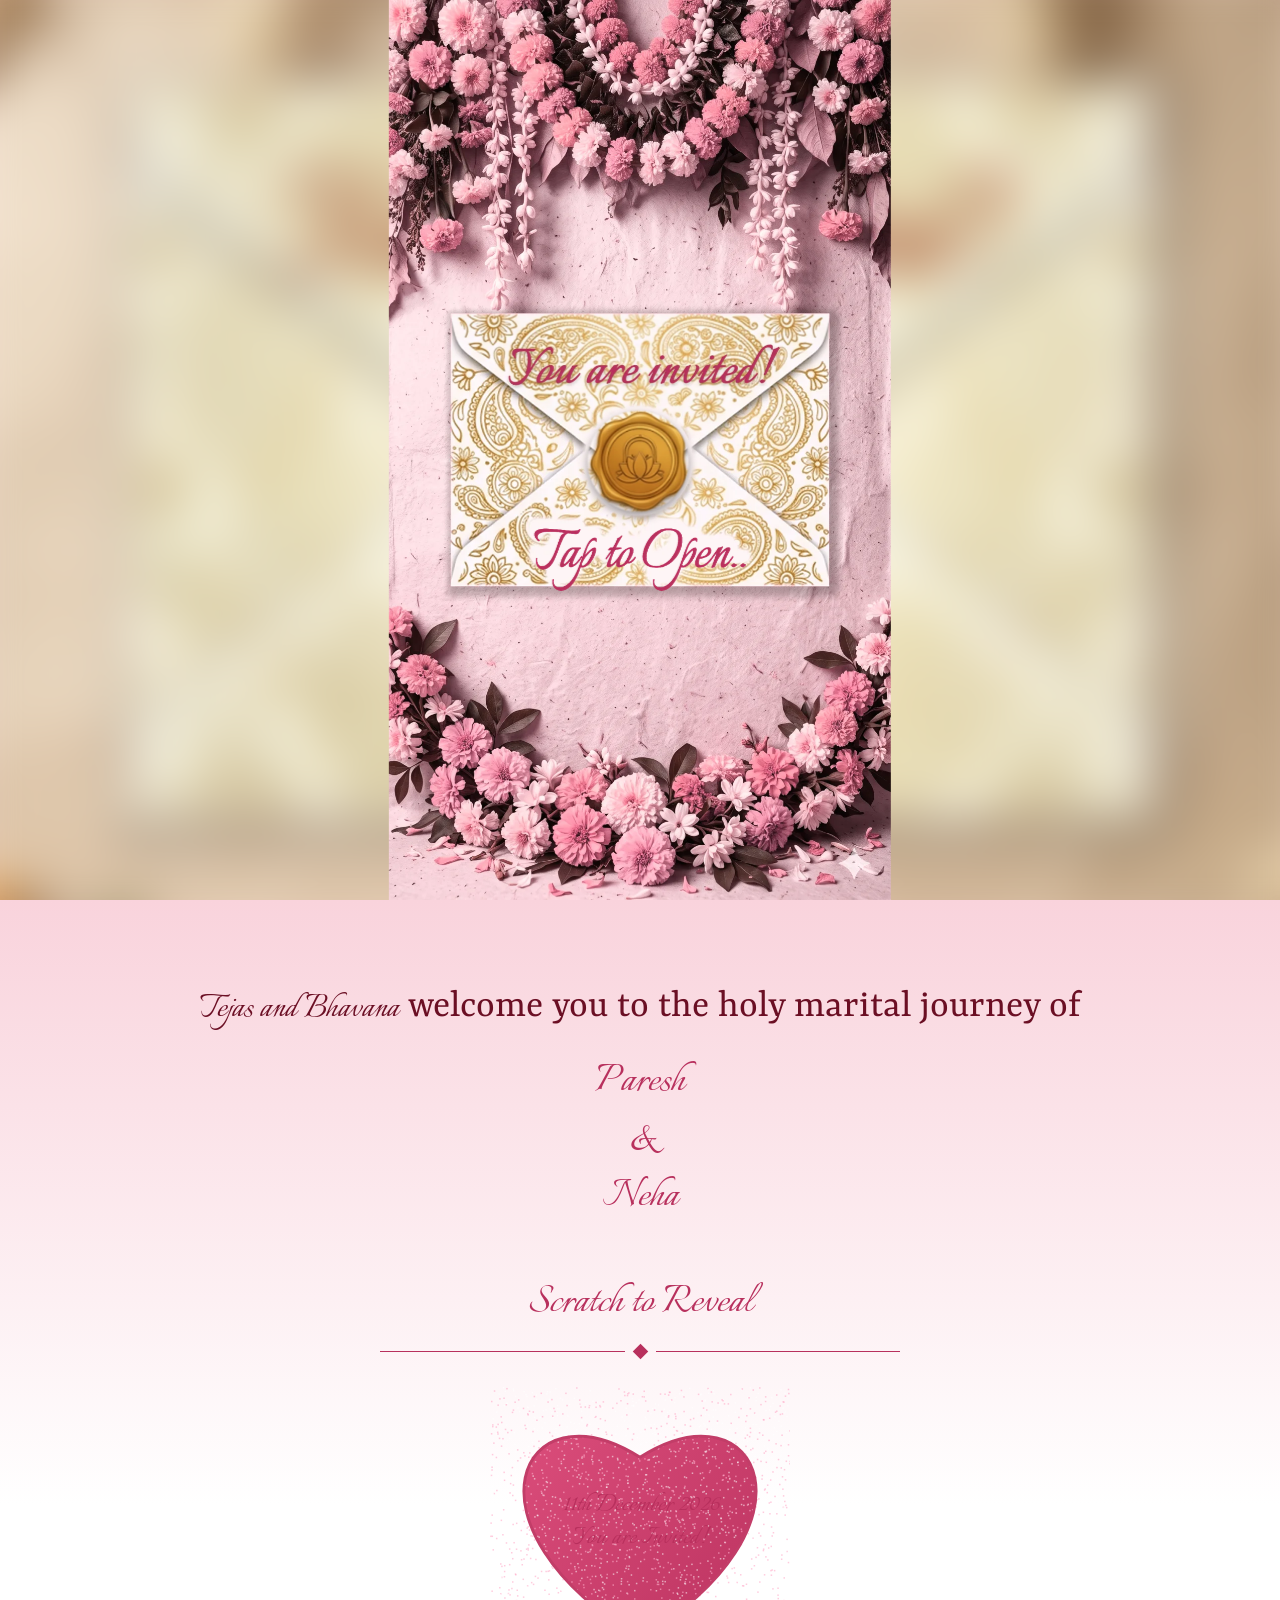
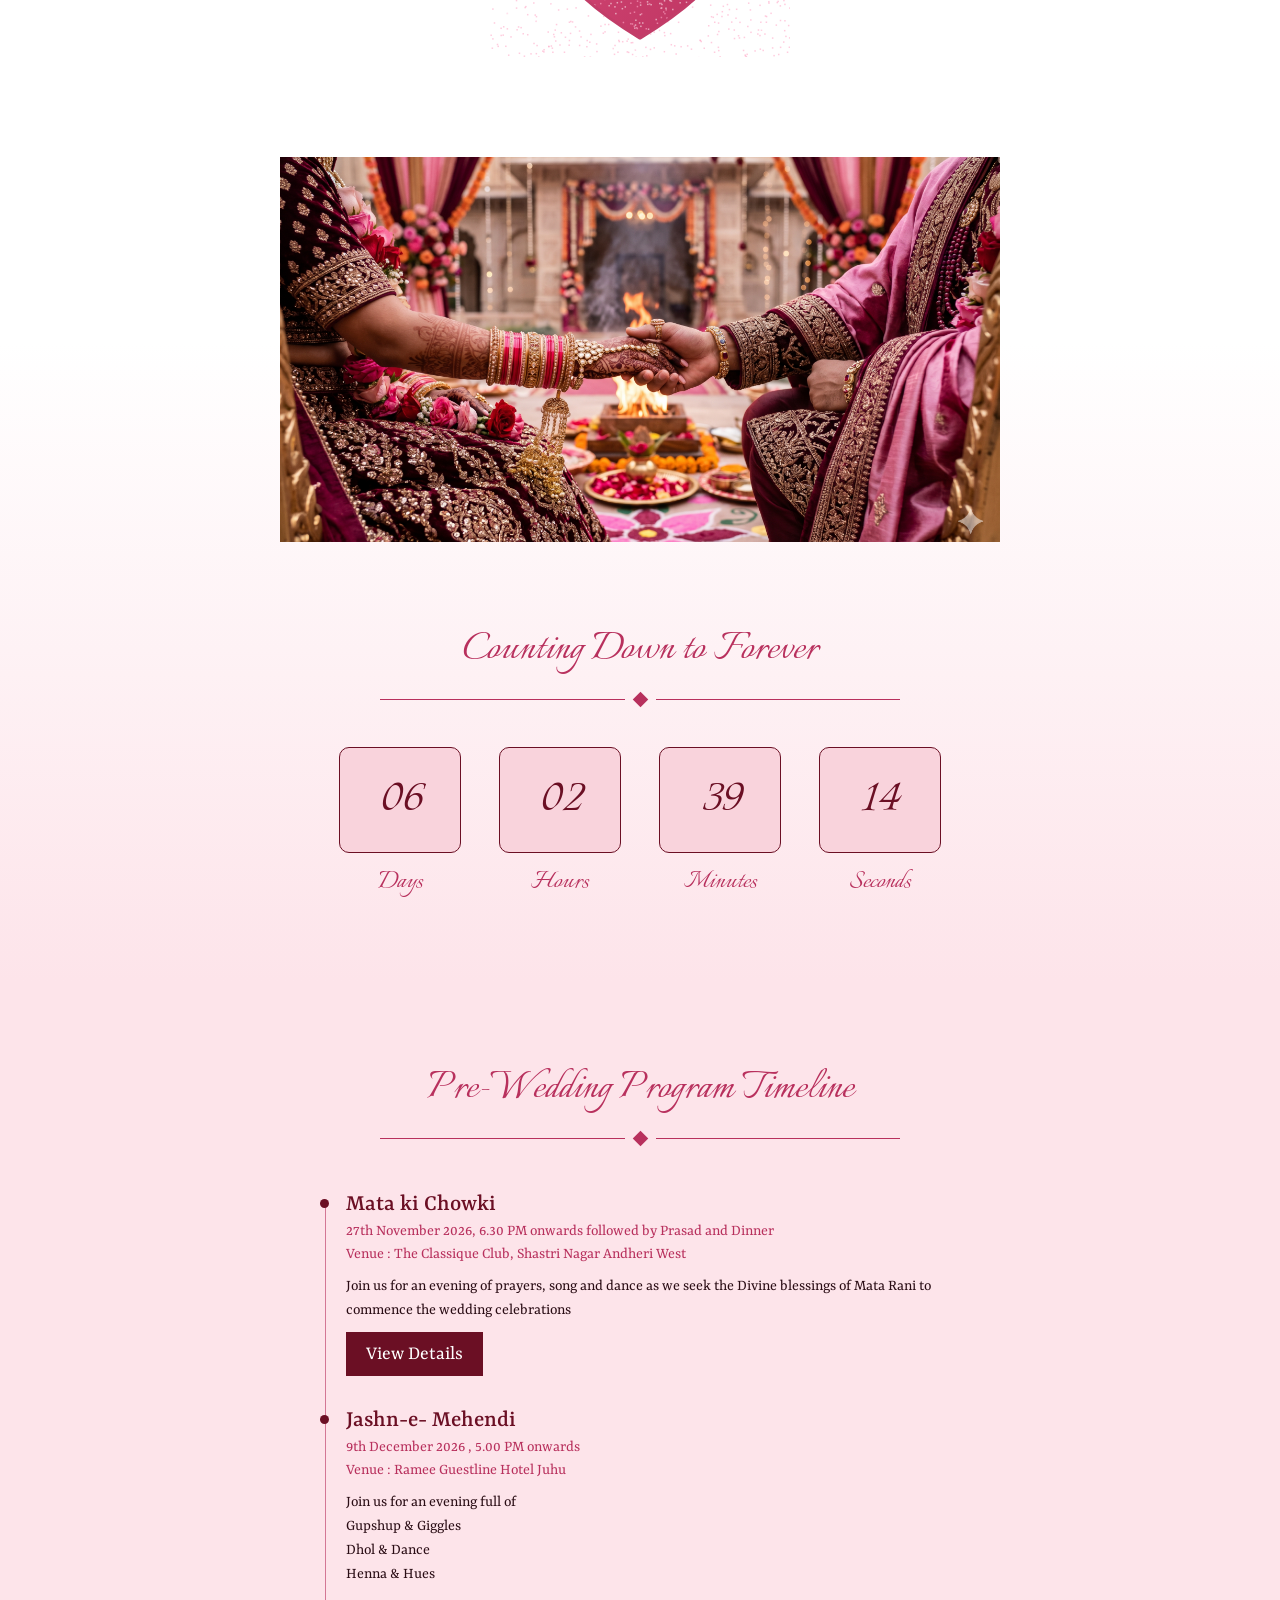
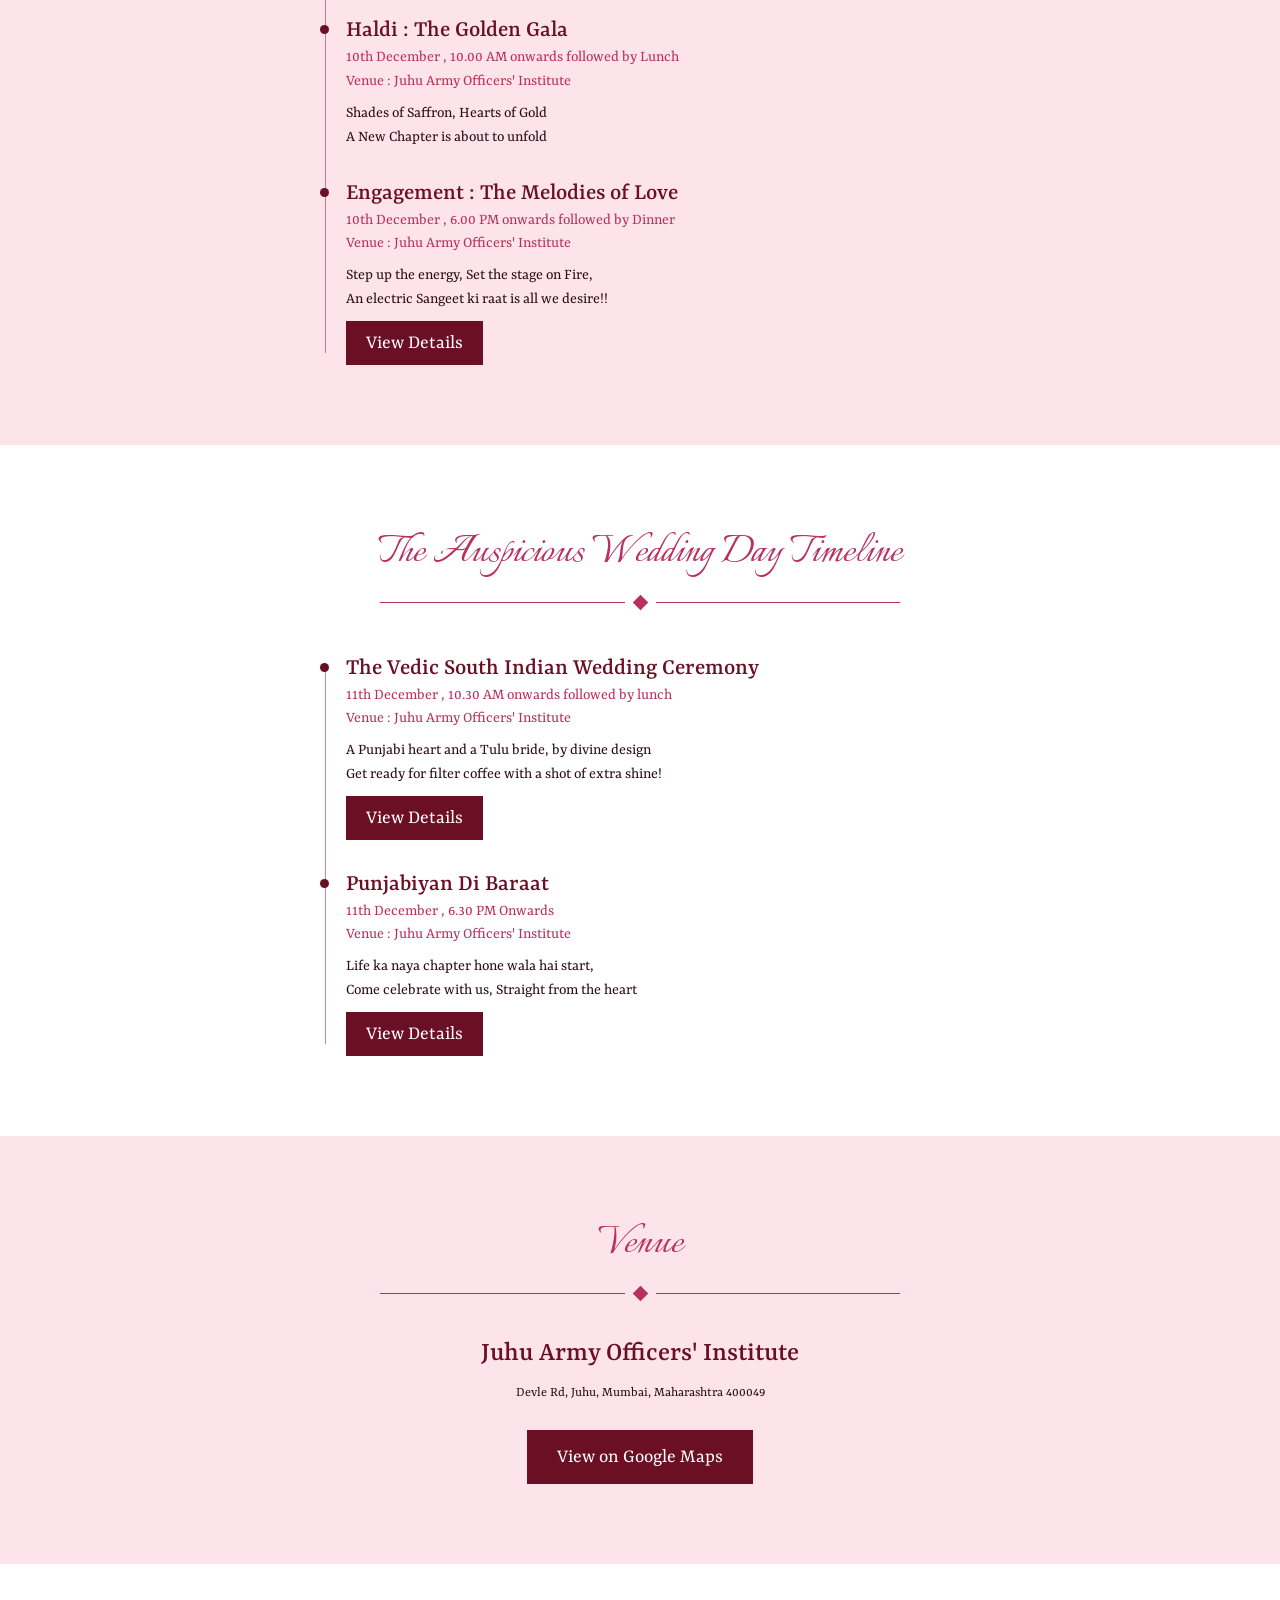
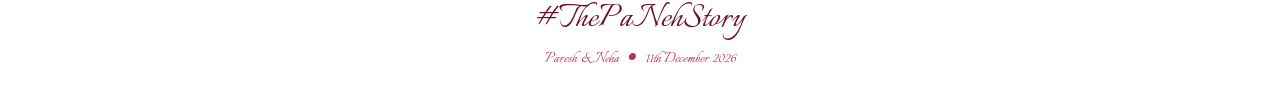
<file: index.html>
<!DOCTYPE html>
<html lang="en">
<head>
<meta charset="UTF-8">
<meta name="viewport" content="width=device-width, initial-scale=1">
<title>Paresh and Neha – Wedding Invitation</title>
<link rel="preconnect" href="https://fonts.googleapis.com">
<link rel="preconnect" href="https://fonts.gstatic.com" crossorigin>
<link href="https://fonts.googleapis.com/css2?family=Italianno&family=Rasa:wght@400;500&display=swap" rel="stylesheet">
<link rel="stylesheet" href="styles.css">
</head>
<body class="locked">

  <div id="stage" class="stage">
  <div class="frame">
    <button class="env" id="env">
      <div class="inside"></div>
      <div class="card"><b>Paresh &amp; Neha</b><i>are getting married</i></div>
      <div class="pocket slice"></div>
      <div class="flap"><div class="slice"></div><div class="bk"></div></div>
      <div class="seal"></div>
      <div class="tap"></div>
    </button>
  </div>
</div>

<section id="site" class="top-header">
  <img src="./Ganesh.png">
  <p class="hero-sub">With the blessings of Late Shri Laxminarayan & Late Smt Savitridevi Madan, 
        Late Shri SP Malhotra & Late Smt Damyanti Malhotra, Late Shri Sumesh Madan</p>
</section>
<header class="hero">
  <!-- Swap the gradient below for your photo: set --hero-image in styles.css -->
  <div class="hero-bg"></div>
  <!-- <div class="hero-overlay"></div> -->
  <div class="hero-content">
    <p class="hero-top mb-3">We are delighted to welcome you to the wedding ceremony of</p>
    <h1>Paresh</h1>
    <p class="hero-sub mb-3">S/O Mrs Jyoti And Mr Pramod Madan</p>
    <p class="hero-sub mb-3">With</p>
    <h1>Neha</h1>
    <p class="hero-sub">D/O Late Mrs Savita and Mr Rama Poojari</p>
  </div>
  <div class="scroll-hint">Scroll for more<span>▾</span></div>
</header>

<main>
  <section class="top">
    <p class="mb-3"><span class="welcome">Tejas and Bhavana</span> welcome you to the holy marital journey of</p>
    <h2 class="title">Paresh</h2>
    <h2 class="title">&</h2>
    <h2 class="title mb-5">Neha</h2>
    <h2 class="title">Scratch to Reveal</h2>
    <div class="divider"><i></i></div>

    <div class="scratch" id="scratch">
      <div class="scratch-under">11th December 2026<br/>You are Invited!</div>
      <canvas id="heart" width="300" height="270"></canvas>
      <div class="scratch" id="scratch">
        <div class="scratch-under">11th December 2026<br/>You are Invited!</div>
        <canvas id="heart" width="300" height="270"></canvas>

        <svg class="heart-outline" viewBox="0 0 300 270" aria-hidden="true">
          <path d="M150 251.1 C-36 140.4, 30 -5.4, 150 70.2 C270 -5.4, 336 140.4, 150 251.1 Z"/>
        </svg>
      </div>
    </div>

    <div class="placeholder" aria-hidden="true"></div> 

    <h2 class="title">Counting Down to Forever</h2>
    <div class="divider"><i></i></div>
    <div class="countdown">
      <div><b id="d">00</b><span>Days</span></div>
      <div><b id="h">00</b><span>Hours</span></div>
      <div><b id="m">00</b><span>Minutes</span></div>
      <div><b id="s">00</b><span>Seconds</span></div>
    </div>
  </section>

  <section class="pre">
    <h2 class="title">Pre-Wedding Program Timeline</h2>
    <div class="divider"><i></i></div>
    <ul class="timeline">
      <li><h3>Mata ki Chowki</h3><small>27th November 2026, 6.30 PM onwards followed by Prasad and Dinner</small><small>Venue : The Classique Club, Shastri Nagar Andheri West</small><p>Join us for an evening of prayers, song and dance as we seek the Divine blessings of Mata Rani to commence the wedding celebrations</p><a class="btn btn-sm" href="chowki.html">View Details</a></li>
      <li><h3>Jashn-e- Mehendi </h3><small>9th December 2026 , 5.00 PM onwards</small><small>Venue : Ramee Guestline Hotel Juhu </small><p>Join us for an evening full of <br/>Gupshup & Giggles <br/>Dhol & Dance <br/>Henna & Hues</p></li>
      <li><h3>Haldi : The Golden Gala</h3><small>10th December ,  10.00 AM onwards followed by Lunch</small><small>Venue : Juhu Army Officers' Institute</small><p>Shades of Saffron, Hearts of Gold <br/>A New Chapter is about to unfold</p></li>
      <li><h3>Engagement : The Melodies of Love </h3><small>10th December , 6.00 PM  onwards followed by Dinner</small><small>Venue : Juhu Army Officers' Institute</small><p>Step up the energy, Set the stage on Fire, <br/>An electric Sangeet ki raat is all we desire!!</p><a class="btn btn-sm" href="engagement.html">View Details</a></li>
    </ul>
  </section>

  <section class="day">
    <h2 class="title">The Auspicious Wedding Day Timeline</h2>
    <div class="divider"><i></i></div>
    <ul class="timeline">
      <li><h3>The Vedic South Indian Wedding Ceremony</h3><small>11th December , 10.30 AM onwards followed by lunch </small><small>Venue : Juhu Army Officers' Institute</small><p>A Punjabi heart and a Tulu bride, by divine design<br/>Get ready for filter coffee with a shot of extra shine!</p><a class="btn btn-sm" href="wedding.html">View Details</a></li>
      <!-- <li><h3>Sehra Bandhi</h3><small>9th December 2026, 6 pm</small><small>Venue : Juhu Army Officers Club</small><p>Lorem Ipsum is simply dummy text of the printing and typesetting industry. Lorem Ipsum has been the industry's standard dummy text ever since 1966.</p></li> -->
      <li><h3>Punjabiyan Di Baraat</h3><small>11th December , 6.30 PM Onwards</small><small>Venue : Juhu Army Officers' Institute </small><p>Life ka naya chapter hone wala hai start,<br/>Come celebrate with us, Straight from the heart</p><a class="btn btn-sm" href="baraat.html">View Details</a></li>
    </ul>
  </section>

  <section class="venue">
    <h2 class="title">Venue</h2>
    <div class="divider"><i></i></div>
    <h3>Juhu Army Officers' Institute</h3>
    <p>Devle Rd, Juhu, Mumbai, Maharashtra 400049</p>
    <a class="btn" href="https://maps.google.com/?q=Juhu+Army+Officers+Club+Mumbai" target="_blank" rel="noopener">View on Google Maps</a>
  </section>

  <!-- <section class="transport">
    <h2 class="title">Transportation</h2>
    <div class="divider"><i></i></div>
    <p>Lorem Ipsum is simply dummy text of the printing and typesetting industry. Lorem Ipsum has been the industry's standard dummy text ever since 1966.</p>
  </section> -->
</main>

<footer>
  <h2>#ThePaNehStory</h2>
  <p>Paresh &amp; Neha &nbsp;&nbsp;•&nbsp;&nbsp; 11th December 2026</p>
</footer>

<script>
/* Countdown */
const target = new Date('2026-12-11T00:00:00+05:30').getTime();
const pad = n => String(n).padStart(2, '0');
function tick(){
  let t = Math.max(0, target - Date.now());
  const d = Math.floor(t/864e5); t %= 864e5;
  const h = Math.floor(t/36e5);  t %= 36e5;
  const m = Math.floor(t/6e4);   t %= 6e4;
  const s = Math.floor(t/1e3);
  d_.textContent = pad(d); h_.textContent = pad(h); m_.textContent = pad(m); s_.textContent = pad(s);
}
const d_=document.getElementById('d'),h_=document.getElementById('h'),m_=document.getElementById('m'),s_=document.getElementById('s');
tick(); setInterval(tick, 1000);

/* Scratch-to-reveal heart */
const c = document.getElementById('heart'), x = c.getContext('2d');
const W = c.width, H = c.height;

function heartPath(){
  x.beginPath();
  x.moveTo(W/2, H*0.93);
  x.bezierCurveTo(-W*0.12, H*0.52, W*0.1, -H*0.02, W/2, H*0.26);
  x.bezierCurveTo(W*0.9, -H*0.02, W*1.12, H*0.52, W/2, H*0.93);
  x.closePath();
}

const g = x.createLinearGradient(0,0,W,H);
g.addColorStop(0,'#e0517f'); g.addColorStop(1,'#b8305d');
heartPath(); x.fillStyle = g; x.fill();
// x.lineWidth = 5; x.strokeStyle = '#c23d68'; x.stroke();

for(let i=0;i<2200;i++){            /* glitter */
  const px=Math.random()*W, py=Math.random()*H;
  x.fillStyle = Math.random()>.5 ? 'rgba(255,255,255,.55)' : 'rgba(255,170,200,.6)';
  x.fillRect(px,py,1.5,1.5);
}

let down=false;

// Configurable scratch stroke radius
const SCRATCH_RADIUS = 50; // Increase or decrease this value as needed (original was 20)

function scratch(e){
  if(!down) return;
  const r=c.getBoundingClientRect(), p=e.touches?e.touches[0]:e;
  x.globalCompositeOperation='destination-out';
  x.beginPath();
  x.arc((p.clientX-r.left)*W/r.width, (p.clientY-r.top)*H/r.height, SCRATCH_RADIUS, 0, Math.PI * 2);
  x.fill();
}

const wrap = document.getElementById('scratch');
wrap.addEventListener('pointerdown', e => { down = true; wrap.setPointerCapture(e.pointerId); scratch(e); });
wrap.addEventListener('pointermove', scratch);
['pointerup','pointercancel','pointerleave'].forEach(ev =>
  wrap.addEventListener(ev, () => down = false)
);

(function(){
  var stage=document.getElementById('stage'),env=document.getElementById('env'),site=document.getElementById('site'),done=false;
  function open(){
    if(done)return;done=true;env.classList.add('open');
    setTimeout(function(){env.classList.add('flipped')},750);
    setTimeout(function(){
      stage.classList.add('gone');site.classList.add('show');site.removeAttribute('aria-hidden');
      document.body.classList.remove('locked');window.scrollTo(0,0);
    },2800);
  }
  stage.addEventListener('click',open);
})();
</script>
</body>
</html>
</file>
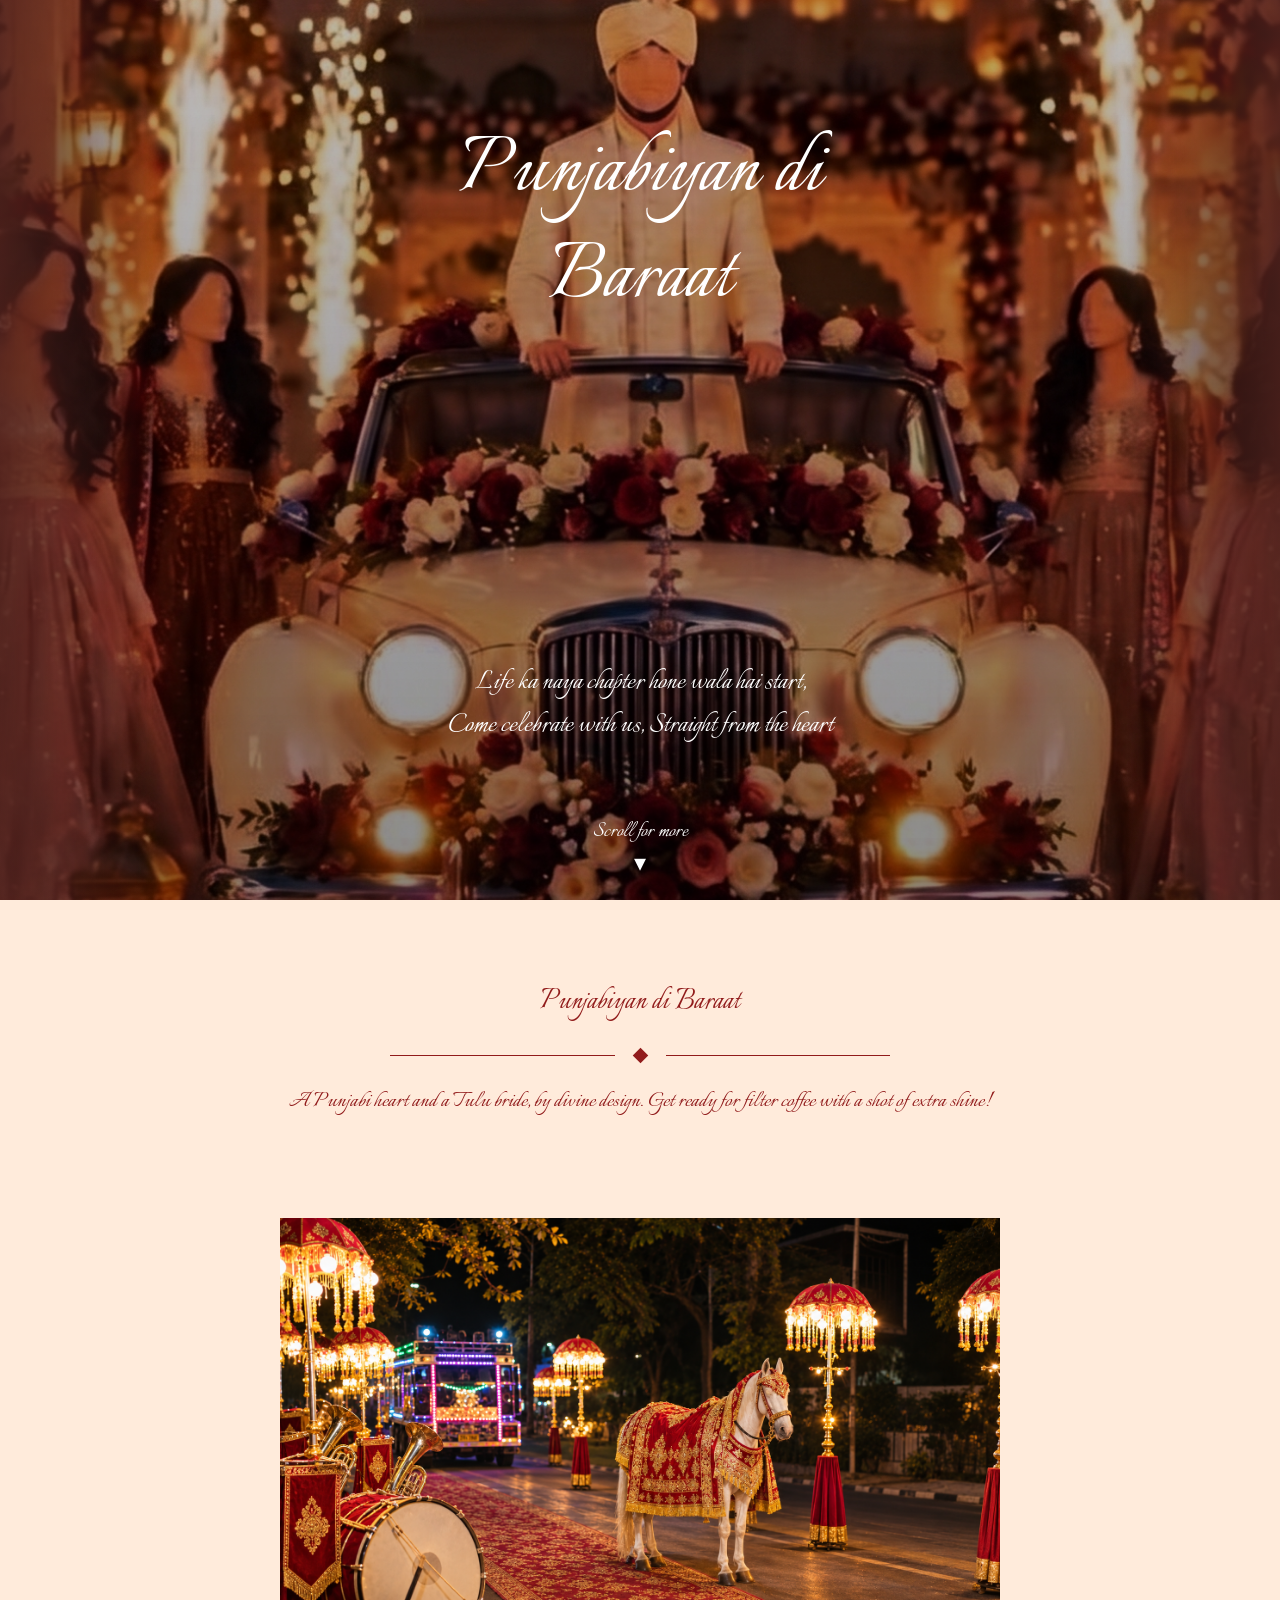
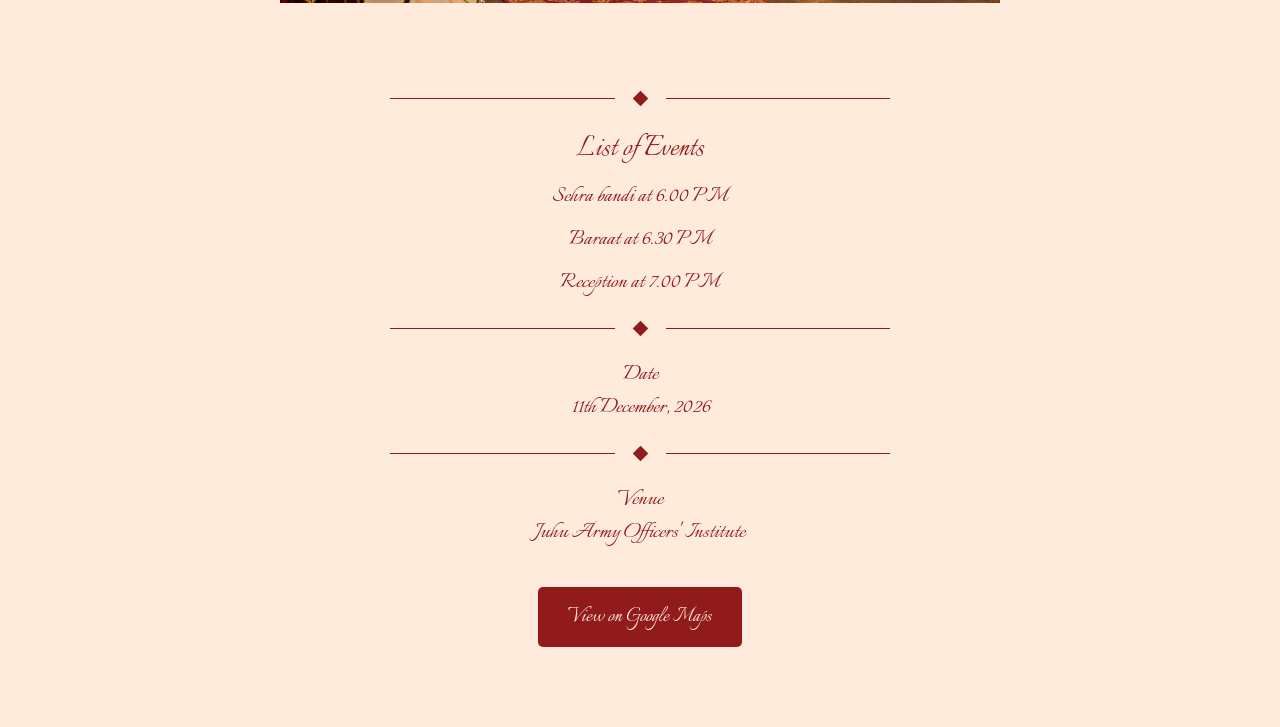
<file: baraat.html>
<!DOCTYPE html>
<html lang="en">
<head>
<meta charset="UTF-8">
<meta name="viewport" content="width=device-width, initial-scale=1">
<title>Paresh and Neha – Wedding Invitation</title>
<link rel="preconnect" href="https://fonts.googleapis.com">
<link rel="preconnect" href="https://fonts.gstatic.com" crossorigin>
<link href="https://fonts.googleapis.com/css2?family=Italianno&family=Rasa:wght@400;500&display=swap" rel="stylesheet">
<link rel="stylesheet" href="styles.css">
</head>

<body>
    <header class="hero mkc bar">
        <!-- Swap the gradient below for your photo: set --hero-image in styles.css -->
        <div class="hero-bg"></div>
        <div class="hero-overlay"></div>
        <div class="hero-content">
            <h1 class="mb-3">Punjabiyan di Baraat</h1>
            <p class="hero-sub mb-5">Life ka naya chapter hone wala hai start,<br/>Come celebrate with us, Straight from the heart</p>
        </div>
        <div class="scroll-hint">Scroll for more<span>▾</span></div>
    </header>
    <main class="mata baraat">
        <section class="top">
            <h1 class="hero-sub">Punjabiyan di Baraat</h1>
            <div class="divider mb-3"><i></i></div>
            <p class="subheading">A Punjabi heart and a Tulu bride, by divine design. Get ready for filter coffee with a shot of extra shine!</p>
            <div class="placeholder" aria-hidden="true"></div> 
            <div class="divider mb-3"><i></i></div>
            <h1>List of Events</h1>
            <p>Sehra bandi at 6.00 PM</p>
            <p>Baraat at 6.30 PM</p>
            <P>Reception at 7.00 PM</P>
            <div class="divider mb-3"><i></i></div>
            <h4>Date<br/>11th December, 2026</h4>
            <div class="divider mb-3"><i></i></div>
            <p>Venue<br/>Juhu Army Officers' Institute</p>
            <a class="btn" href="https://maps.google.com/?q=Juhu+Army+Officers+Club+Mumbai" target="_blank" rel="noopener">View on Google Maps</a>
        </section>
    </main>
</body>
</html>
</file>
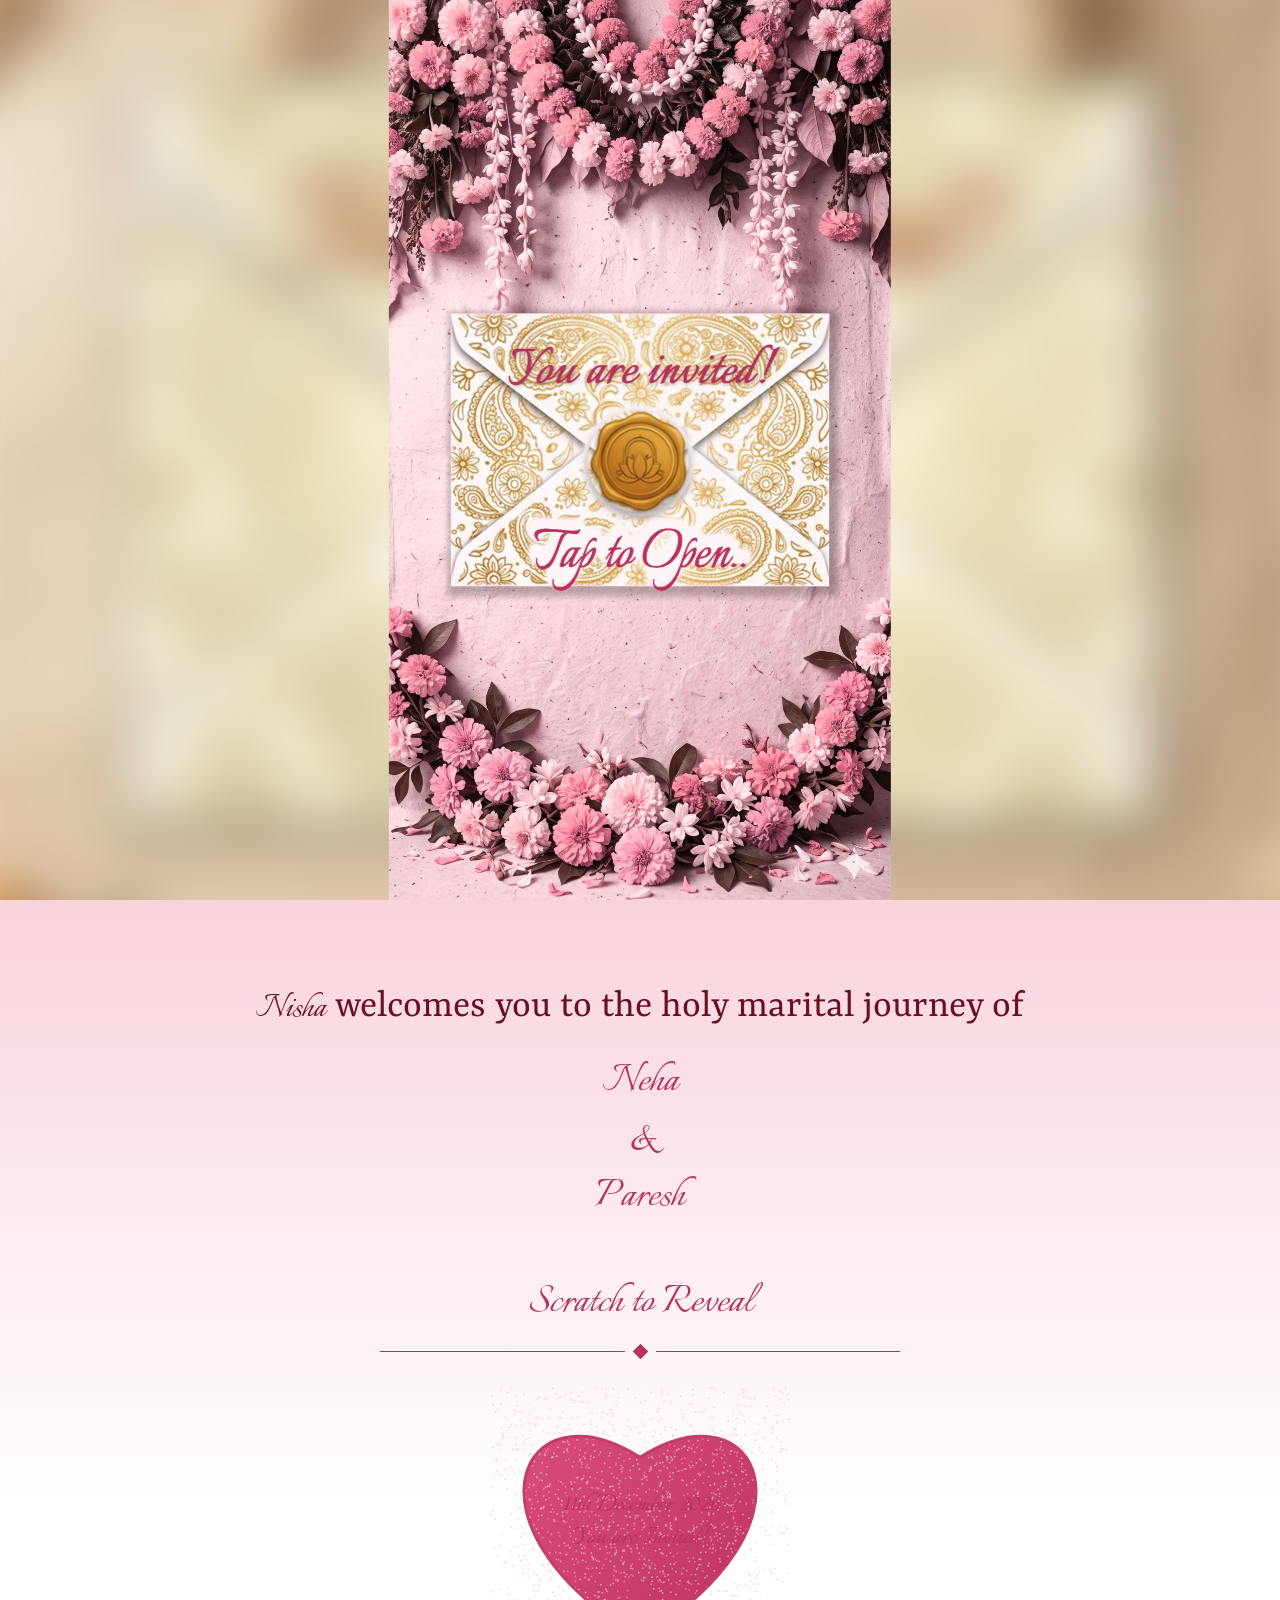
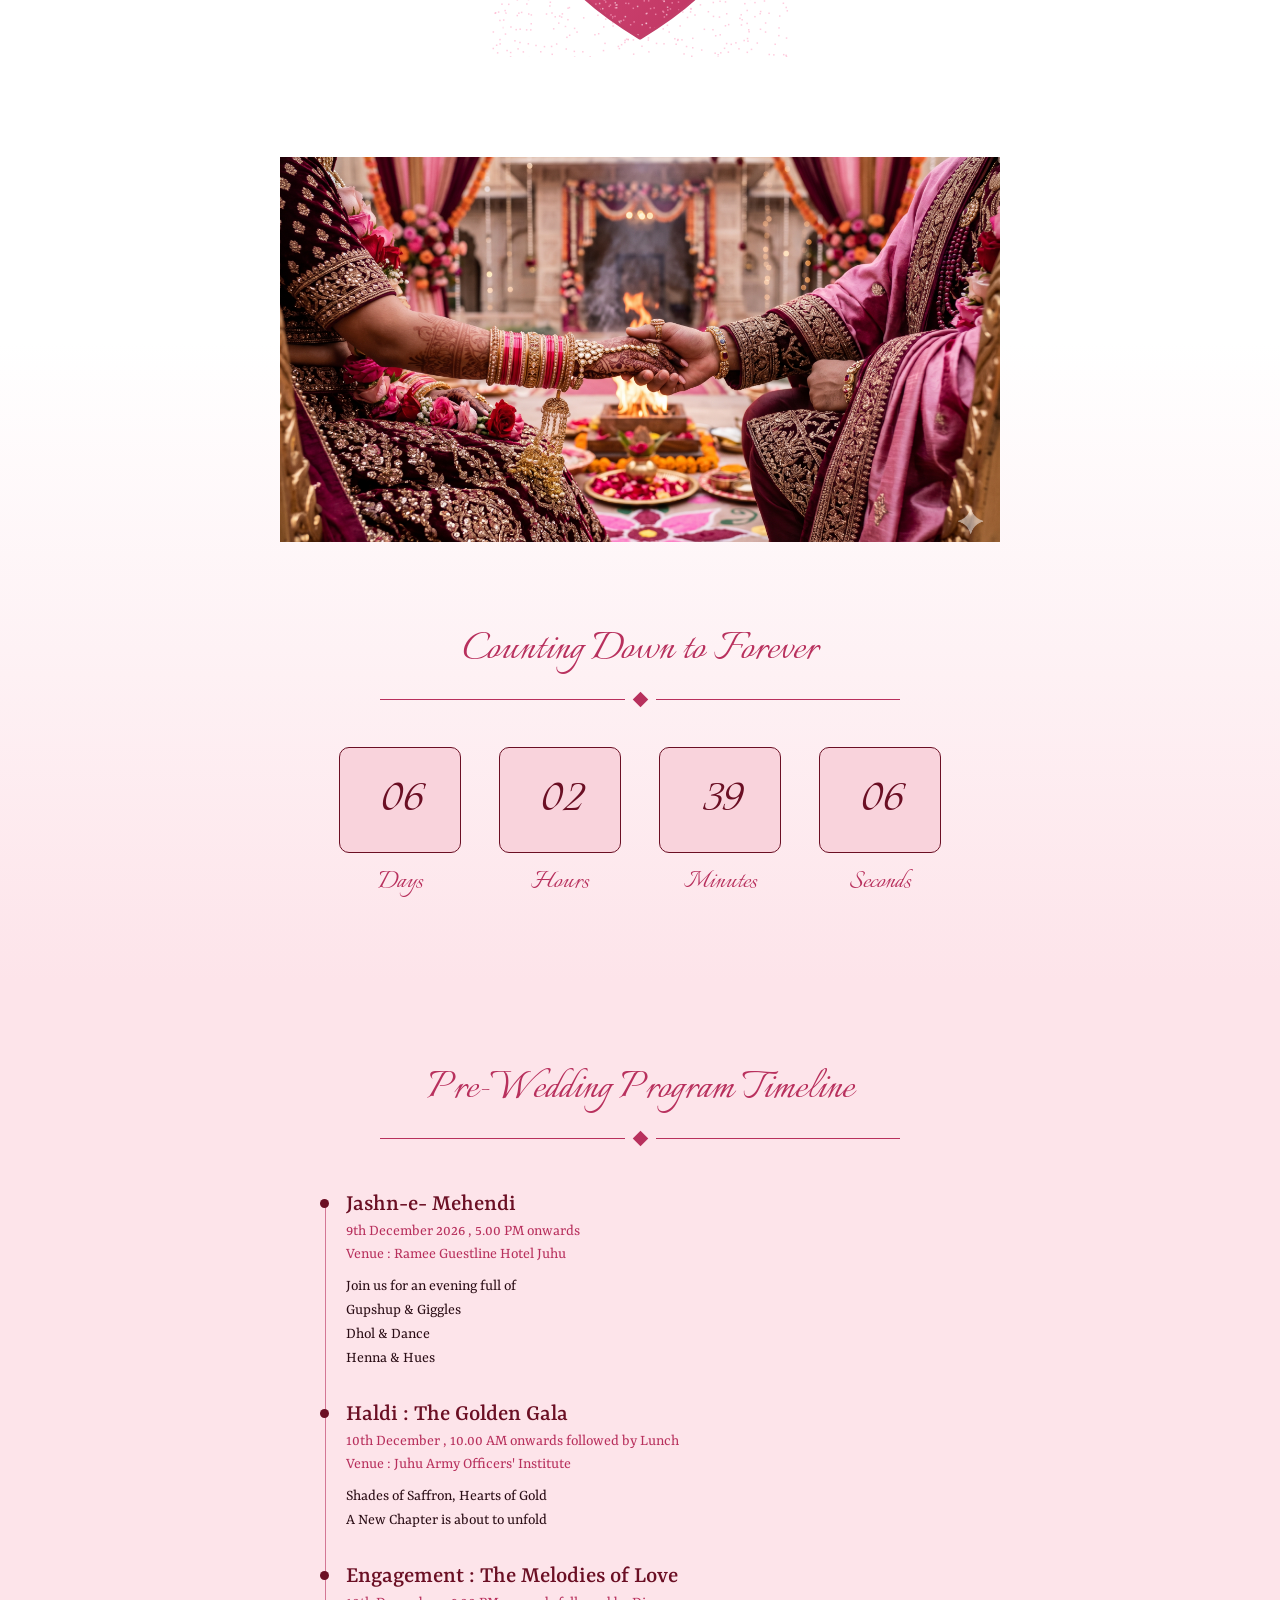
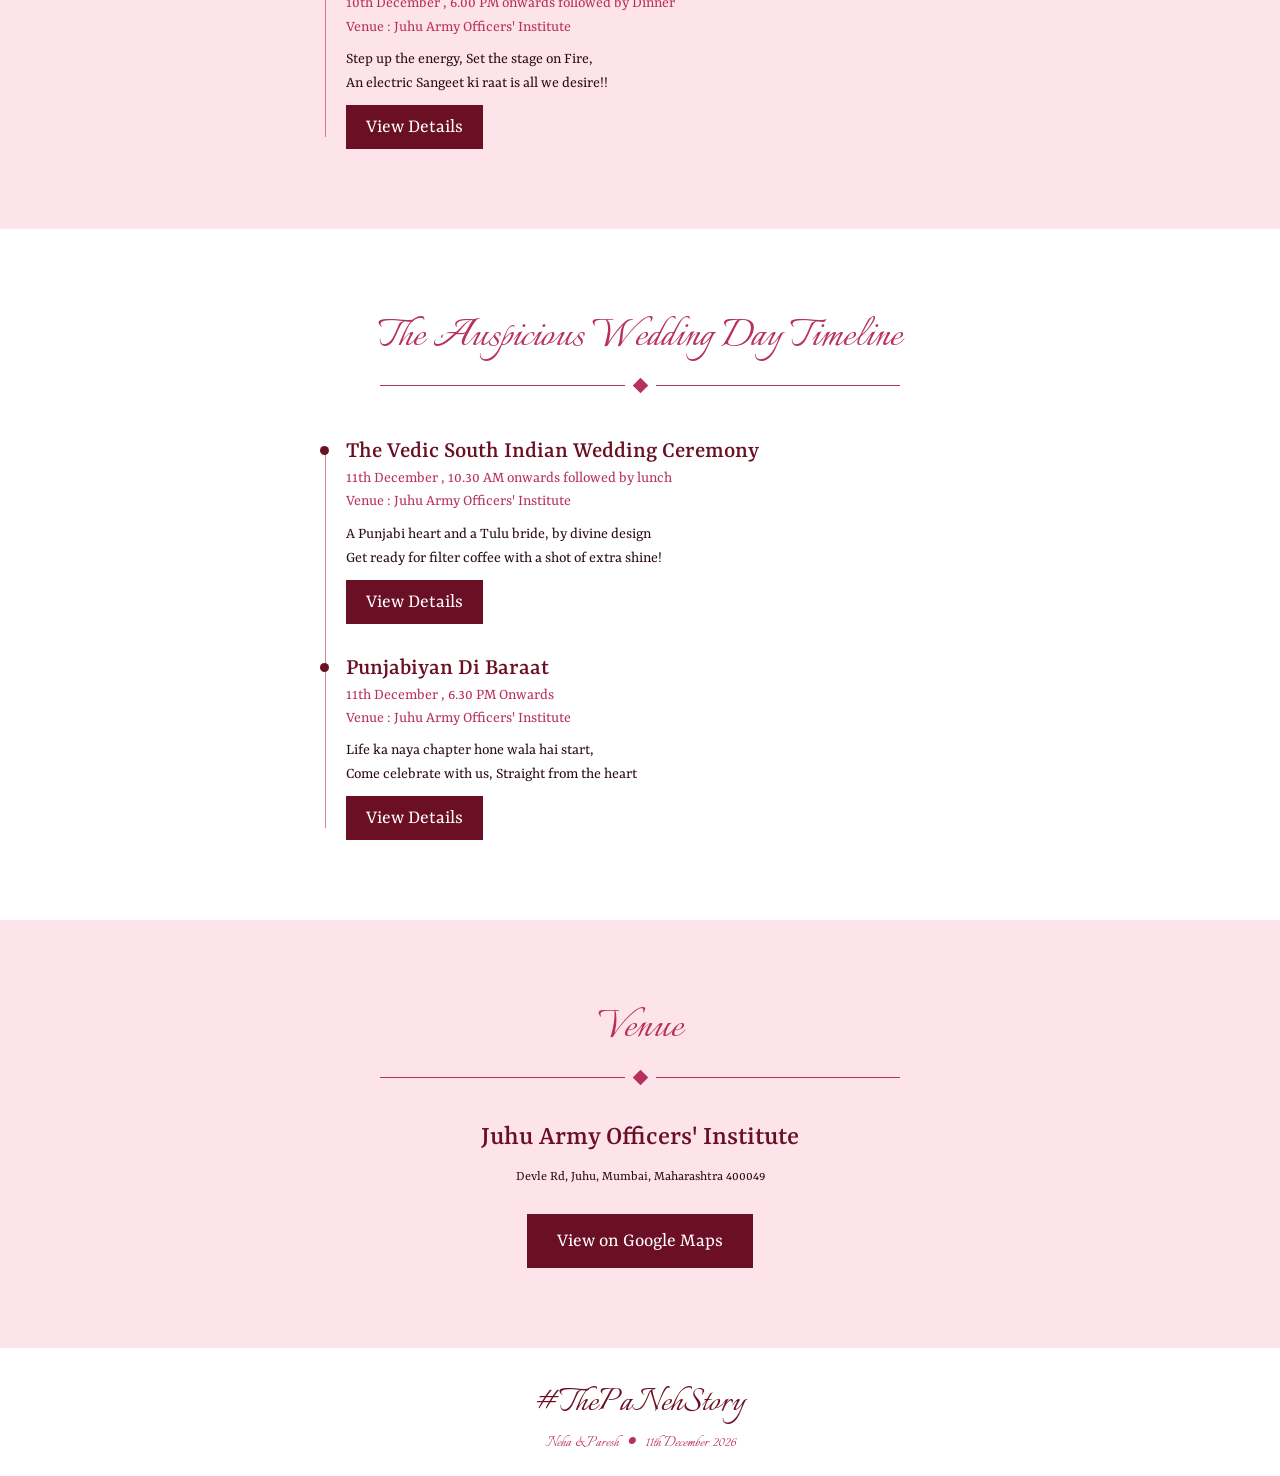
<file: bride.html>
<!DOCTYPE html>
<html lang="en">
<head>
<meta charset="UTF-8">
<meta name="viewport" content="width=device-width, initial-scale=1">
<title>Neha and Paresh – Wedding Invitation</title>
<link rel="preconnect" href="https://fonts.googleapis.com">
<link rel="preconnect" href="https://fonts.gstatic.com" crossorigin>
<link href="https://fonts.googleapis.com/css2?family=Italianno&family=Rasa:wght@400;500&display=swap" rel="stylesheet">
<link rel="stylesheet" href="styles.css">
</head>
<body class="locked">

  <div id="stage" class="stage">
  <div class="frame">
    <button class="env" id="env">
      <div class="inside"></div>
      <div class="card"><b>Neha &amp; Paresh</b><i>are getting married</i></div>
      <div class="pocket slice"></div>
      <div class="flap"><div class="slice"></div><div class="bk"></div></div>
      <div class="seal"></div>
      <div class="tap"></div>
    </button>
  </div>
</div>

<section id="site" class="top-header">
  <img src="./Ganesh.png">
  <!-- <p class="hero-sub">With the blessings of Late Shri Laxminarayan & Late Smt Savitridevi Madan, 
        Late Shri SP Malhotra & Late Smt Damyanti Malhotra, Late Shri Sumesh Madan</p> -->
</section>
<header class="hero">
  <!-- Swap the gradient below for your photo: set --hero-image in styles.css -->
  <div class="hero-bg"></div>
  <!-- <div class="hero-overlay"></div> -->
  <div class="hero-content">
    <p class="hero-top mb-5">We are delighted to welcome you to the wedding ceremony of</p>
    <h1>Neha</h1>
    <p class="hero-sub mb-3">D/O Late Mrs Savita and Mr Rama Poojari</p>
     <p class="hero-sub mb-3">With</p>
    <h1>Paresh</h1>
    <p class="hero-sub mb-3">S/O Mrs Jyoti And Mr Pramod Madan</p>
  </div>
  <div class="scroll-hint">Scroll for more<span>▾</span></div>
</header>

<main>
  <section class="top">
    <p class="mb-3"><span class="welcome">Nisha</span> welcomes you to the holy marital journey of</p>
    <h2 class="title">Neha</h2>
    <h2 class="title">&</h2>
    <h2 class="title mb-5">Paresh</h2>
    <h2 class="title">Scratch to Reveal</h2>
    <div class="divider"><i></i></div>

    <div class="scratch" id="scratch">
      <div class="scratch-under">11th December 2026<br/>You are Invited!</div>
      <canvas id="heart" width="300" height="270"></canvas>
      <div class="scratch" id="scratch">
        <div class="scratch-under">11th December 2026<br/>You are Invited!</div>
        <canvas id="heart" width="300" height="270"></canvas>

        <svg class="heart-outline" viewBox="0 0 300 270" aria-hidden="true">
          <path d="M150 251.1 C-36 140.4, 30 -5.4, 150 70.2 C270 -5.4, 336 140.4, 150 251.1 Z"/>
        </svg>
      </div>
    </div>

    <div class="placeholder" aria-hidden="true"></div> 

    <h2 class="title">Counting Down to Forever</h2>
    <div class="divider"><i></i></div>
    <div class="countdown">
      <div><b id="d">00</b><span>Days</span></div>
      <div><b id="h">00</b><span>Hours</span></div>
      <div><b id="m">00</b><span>Minutes</span></div>
      <div><b id="s">00</b><span>Seconds</span></div>
    </div>
  </section>

  <section class="pre">
    <h2 class="title">Pre-Wedding Program Timeline</h2>
    <div class="divider"><i></i></div>
    <ul class="timeline">
      <!-- <li><h3>Mata ki Chowki</h3><small>27th November 2026, 6.30 PM onwards followed by Prasad and Dinner</small><small>Venue : The Classique Club, Shastri Nagar Andheri West</small><p>Join us for an evening of prayers, song and dance as we seek the Divine blessings of Mata Rani to commence the wedding celebrations</p><a class="btn btn-sm" href="chowki.html">View Details</a></li> -->
      <li><h3>Jashn-e- Mehendi </h3><small>9th December 2026 , 5.00 PM onwards</small><small>Venue : Ramee Guestline Hotel Juhu </small><p>Join us for an evening full of <br/>Gupshup & Giggles <br/>Dhol & Dance <br/>Henna & Hues</p></li>
      <li><h3>Haldi : The Golden Gala</h3><small>10th December ,  10.00 AM onwards followed by Lunch</small><small>Venue : Juhu Army Officers' Institute</small><p>Shades of Saffron, Hearts of Gold <br/>A New Chapter is about to unfold</p></li>
      <li><h3>Engagement : The Melodies of Love </h3><small>10th December , 6.00 PM  onwards followed by Dinner</small><small>Venue : Juhu Army Officers' Institute</small><p>Step up the energy, Set the stage on Fire, <br/>An electric Sangeet ki raat is all we desire!!</p><a class="btn btn-sm" href="engagement_v2.html">View Details</a></li>
    </ul>
  </section>

  <section class="day">
    <h2 class="title">The Auspicious Wedding Day Timeline</h2>
    <div class="divider"><i></i></div>
    <ul class="timeline">
      <li><h3>The Vedic South Indian Wedding Ceremony</h3><small>11th December , 10.30 AM onwards followed by lunch </small><small>Venue : Juhu Army Officers' Institute</small><p>A Punjabi heart and a Tulu bride, by divine design<br/>Get ready for filter coffee with a shot of extra shine!</p><a class="btn btn-sm" href="wedding_v2.html">View Details</a></li>
      <!-- <li><h3>Sehra Bandhi</h3><small>9th December 2026, 6 pm</small><small>Venue : Juhu Army Officers Club</small><p>Lorem Ipsum is simply dummy text of the printing and typesetting industry. Lorem Ipsum has been the industry's standard dummy text ever since 1966.</p></li> -->
      <li><h3>Punjabiyan Di Baraat</h3><small>11th December , 6.30 PM Onwards</small><small>Venue : Juhu Army Officers' Institute </small><p>Life ka naya chapter hone wala hai start,<br/>Come celebrate with us, Straight from the heart</p><a class="btn btn-sm" href="baraat.html">View Details</a></li>
    </ul>
  </section>

  <section class="venue">
    <h2 class="title">Venue</h2>
    <div class="divider"><i></i></div>
    <h3>Juhu Army Officers' Institute</h3>
    <p>Devle Rd, Juhu, Mumbai, Maharashtra 400049</p>
    <a class="btn" href="https://maps.google.com/?q=Juhu+Army+Officers+Club+Mumbai" target="_blank" rel="noopener">View on Google Maps</a>
  </section>

  <!-- <section class="transport">
    <h2 class="title">Transportation</h2>
    <div class="divider"><i></i></div>
    <p>Lorem Ipsum is simply dummy text of the printing and typesetting industry. Lorem Ipsum has been the industry's standard dummy text ever since 1966.</p>
  </section> -->
</main>

<footer>
  <h2>#ThePaNehStory</h2>
  <p>Neha &amp; Paresh &nbsp;&nbsp;•&nbsp;&nbsp; 11th December 2026</p>
</footer>

<script>
/* Countdown */
const target = new Date('2026-12-11T00:00:00+05:30').getTime();
const pad = n => String(n).padStart(2, '0');
function tick(){
  let t = Math.max(0, target - Date.now());
  const d = Math.floor(t/864e5); t %= 864e5;
  const h = Math.floor(t/36e5);  t %= 36e5;
  const m = Math.floor(t/6e4);   t %= 6e4;
  const s = Math.floor(t/1e3);
  d_.textContent = pad(d); h_.textContent = pad(h); m_.textContent = pad(m); s_.textContent = pad(s);
}
const d_=document.getElementById('d'),h_=document.getElementById('h'),m_=document.getElementById('m'),s_=document.getElementById('s');
tick(); setInterval(tick, 1000);

/* Scratch-to-reveal heart */
const c = document.getElementById('heart'), x = c.getContext('2d');
const W = c.width, H = c.height;

function heartPath(){
  x.beginPath();
  x.moveTo(W/2, H*0.93);
  x.bezierCurveTo(-W*0.12, H*0.52, W*0.1, -H*0.02, W/2, H*0.26);
  x.bezierCurveTo(W*0.9, -H*0.02, W*1.12, H*0.52, W/2, H*0.93);
  x.closePath();
}

const g = x.createLinearGradient(0,0,W,H);
g.addColorStop(0,'#e0517f'); g.addColorStop(1,'#b8305d');
heartPath(); x.fillStyle = g; x.fill();
// x.lineWidth = 5; x.strokeStyle = '#c23d68'; x.stroke();

for(let i=0;i<2200;i++){            /* glitter */
  const px=Math.random()*W, py=Math.random()*H;
  x.fillStyle = Math.random()>.5 ? 'rgba(255,255,255,.55)' : 'rgba(255,170,200,.6)';
  x.fillRect(px,py,1.5,1.5);
}

let down=false;

// Configurable scratch stroke radius
const SCRATCH_RADIUS = 50; // Increase or decrease this value as needed (original was 20)

function scratch(e){
  if(!down) return;
  const r=c.getBoundingClientRect(), p=e.touches?e.touches[0]:e;
  x.globalCompositeOperation='destination-out';
  x.beginPath();
  x.arc((p.clientX-r.left)*W/r.width, (p.clientY-r.top)*H/r.height, SCRATCH_RADIUS, 0, Math.PI * 2);
  x.fill();
}

const wrap = document.getElementById('scratch');
wrap.addEventListener('pointerdown', e => { down = true; wrap.setPointerCapture(e.pointerId); scratch(e); });
wrap.addEventListener('pointermove', scratch);
['pointerup','pointercancel','pointerleave'].forEach(ev =>
  wrap.addEventListener(ev, () => down = false)
);

(function(){
  var stage=document.getElementById('stage'),env=document.getElementById('env'),site=document.getElementById('site'),done=false;
  function open(){
    if(done)return;done=true;env.classList.add('open');
    setTimeout(function(){env.classList.add('flipped')},750);
    setTimeout(function(){
      stage.classList.add('gone');site.classList.add('show');site.removeAttribute('aria-hidden');
      document.body.classList.remove('locked');window.scrollTo(0,0);
    },2800);
  }
  stage.addEventListener('click',open);
})();
</script>
</body>
</html>
</file>
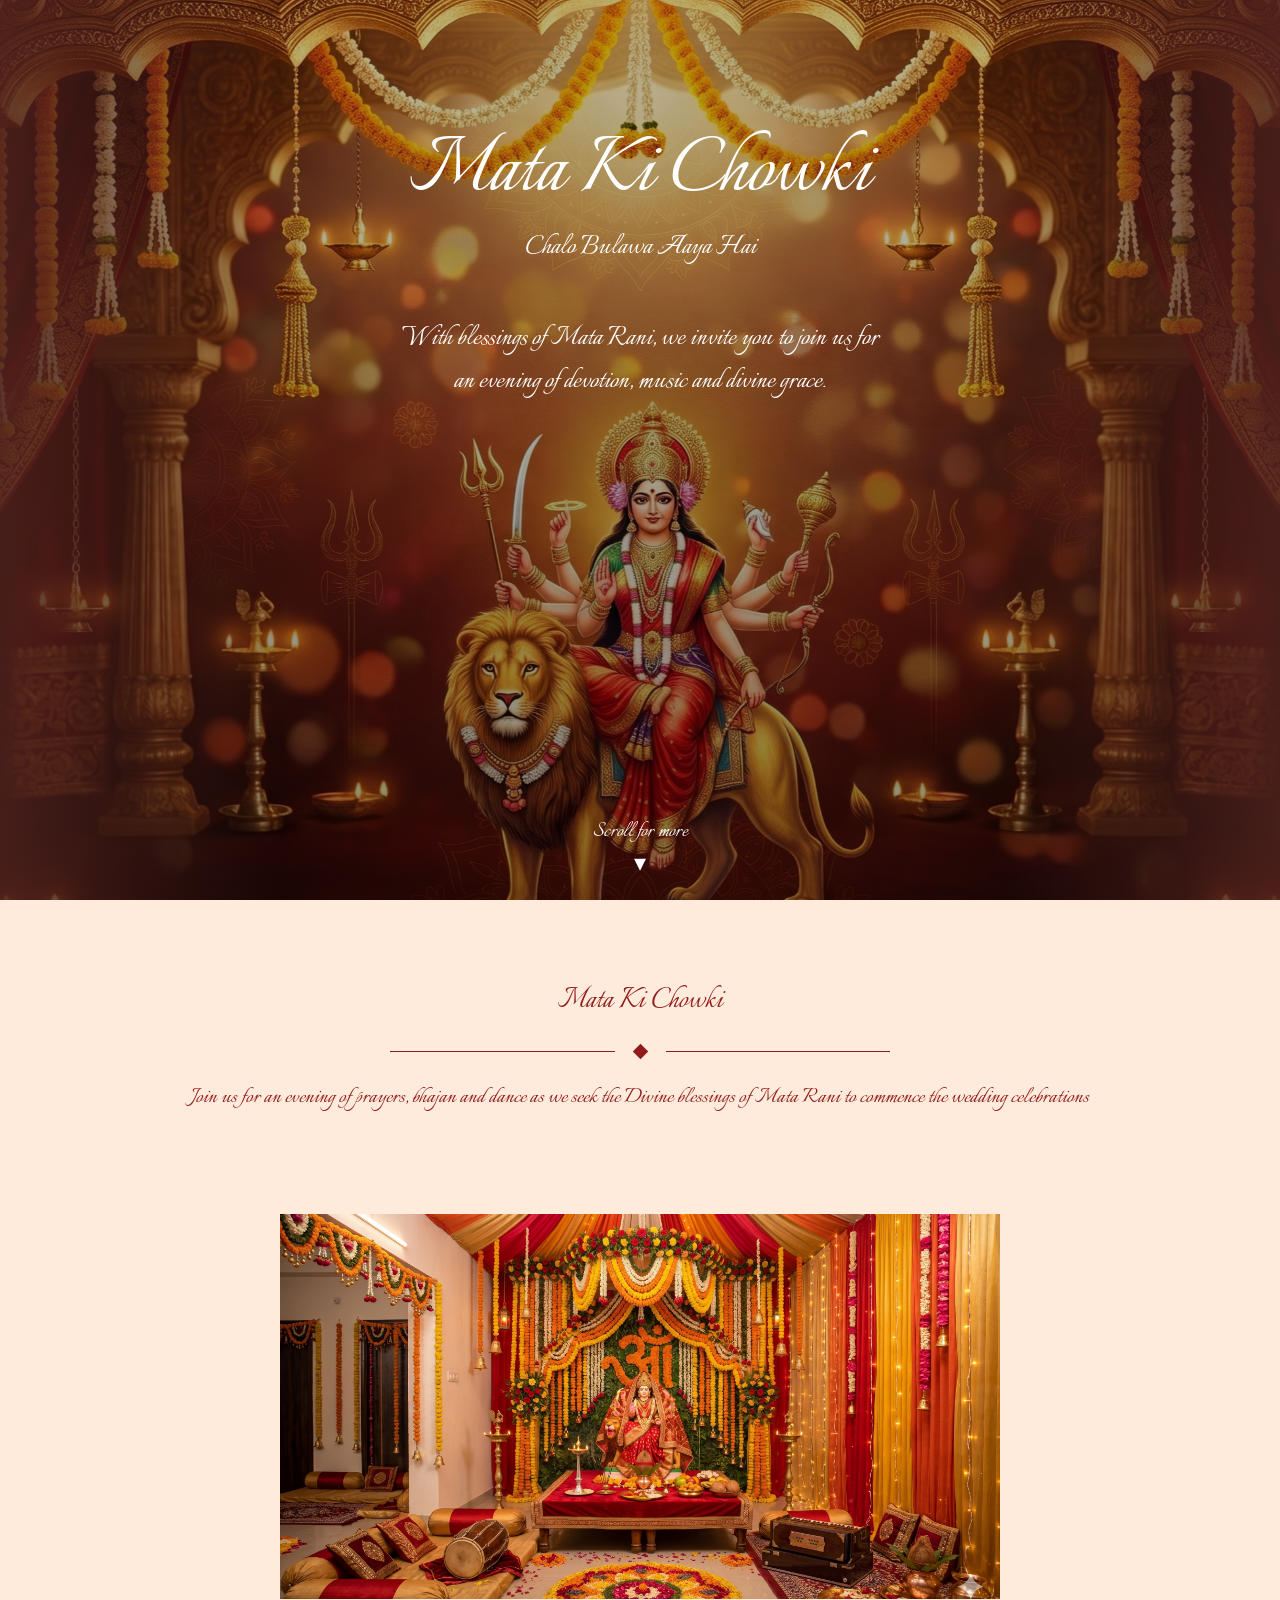
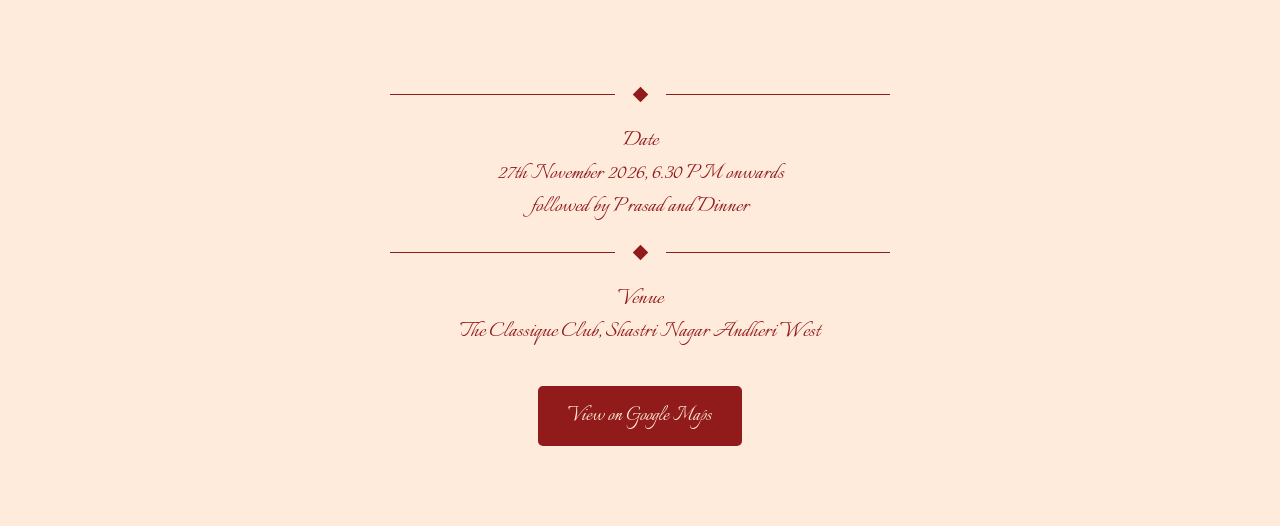
<file: chowki.html>
<!DOCTYPE html>
<html lang="en">
<head>
<meta charset="UTF-8">
<meta name="viewport" content="width=device-width, initial-scale=1">
<title>Paresh and Neha – Wedding Invitation</title>
<link rel="preconnect" href="https://fonts.googleapis.com">
<link rel="preconnect" href="https://fonts.gstatic.com" crossorigin>
<link href="https://fonts.googleapis.com/css2?family=Italianno&family=Rasa:wght@400;500&display=swap" rel="stylesheet">
<link rel="stylesheet" href="styles.css">
</head>

<body>
    <header class="hero mkc">
        <!-- Swap the gradient below for your photo: set --hero-image in styles.css -->
        <div class="hero-bg"></div>
        <div class="hero-overlay"></div>
        <div class="hero-content">
            <h1>Mata Ki Chowki</h1>
            <p class="hero-sub mb-5">Chalo Bulawa Aaya Hai</p>
            <p class="hero-sub">With blessings of Mata Rani, we invite you to join us for an evening of devotion, music and divine grace.</p>
        </div>
        <div class="scroll-hint">Scroll for more<span>▾</span></div>
    </header>
    <main class="mata">
        <section class="top">
            <h1>Mata Ki Chowki</h1>
            <div class="divider mb-3"><i></i></div>
            <p class="subheading">Join us for an evening of prayers, bhajan and dance as we seek the Divine blessings of Mata Rani to commence the wedding celebrations</p>
            <div class="placeholder" aria-hidden="true"></div> 
            <div class="divider mb-3"><i></i></div>
            <h4>Date<br/>27th November 2026, 6.30 PM onwards<br/>followed by Prasad and Dinner</h4>
            <div class="divider mb-3"><i></i></div>
            <p>Venue<br/>The Classique Club, Shastri Nagar Andheri West</p>
            <a class="btn" href="https://www.google.com/maps/place/The+Classique+Club/@19.141609,72.8275954,17z/data=!4m9!3m8!1s0x3be7b63cfcd277b5:0x98e4018f84e56a92!5m2!4m1!1i2!8m2!3d19.141609!4d72.8301757!16s%2Fg%2F1tgc7_4x?entry=ttu&g_ep=EgoyMDI2MTEwMy4wIKXMDSoASAFQAw%3D%3D" target="_blank" rel="noopener">View on Google Maps</a>
        </section>
    </main>
</body>
</html>
</file>
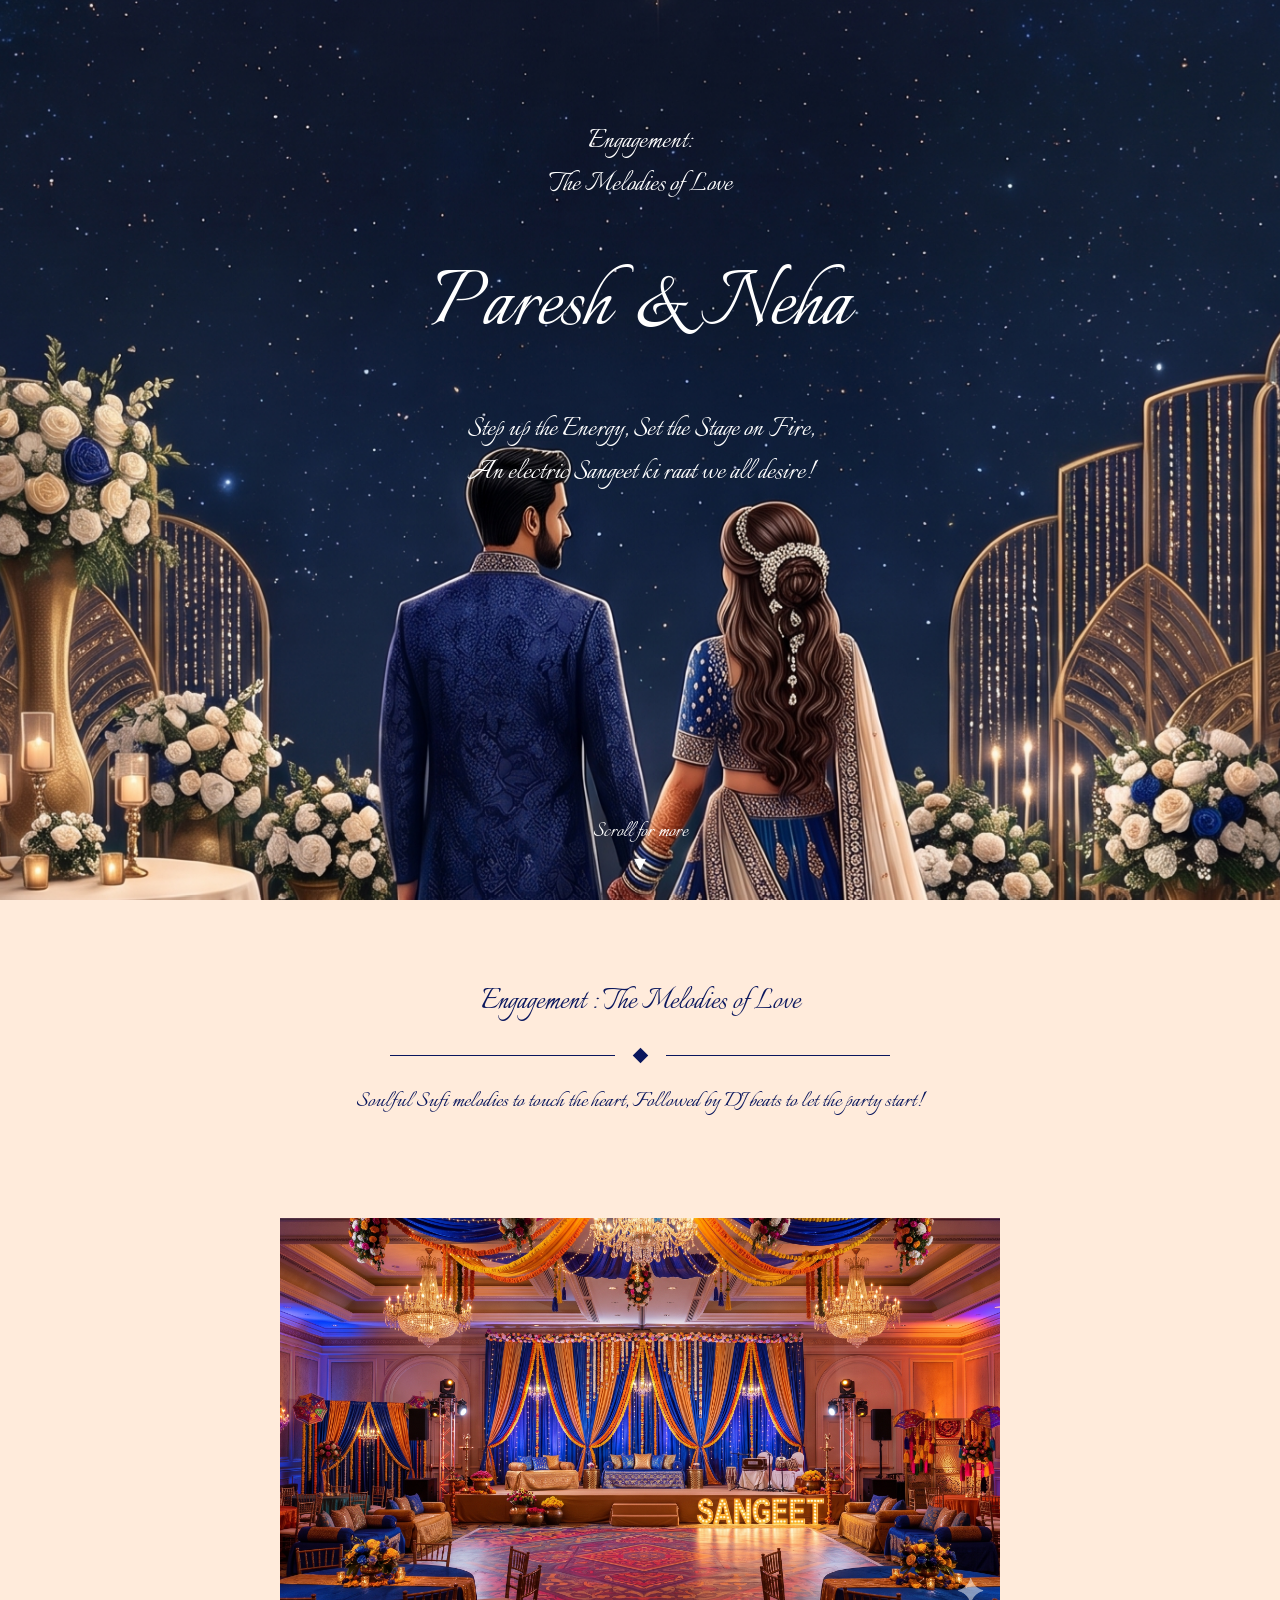
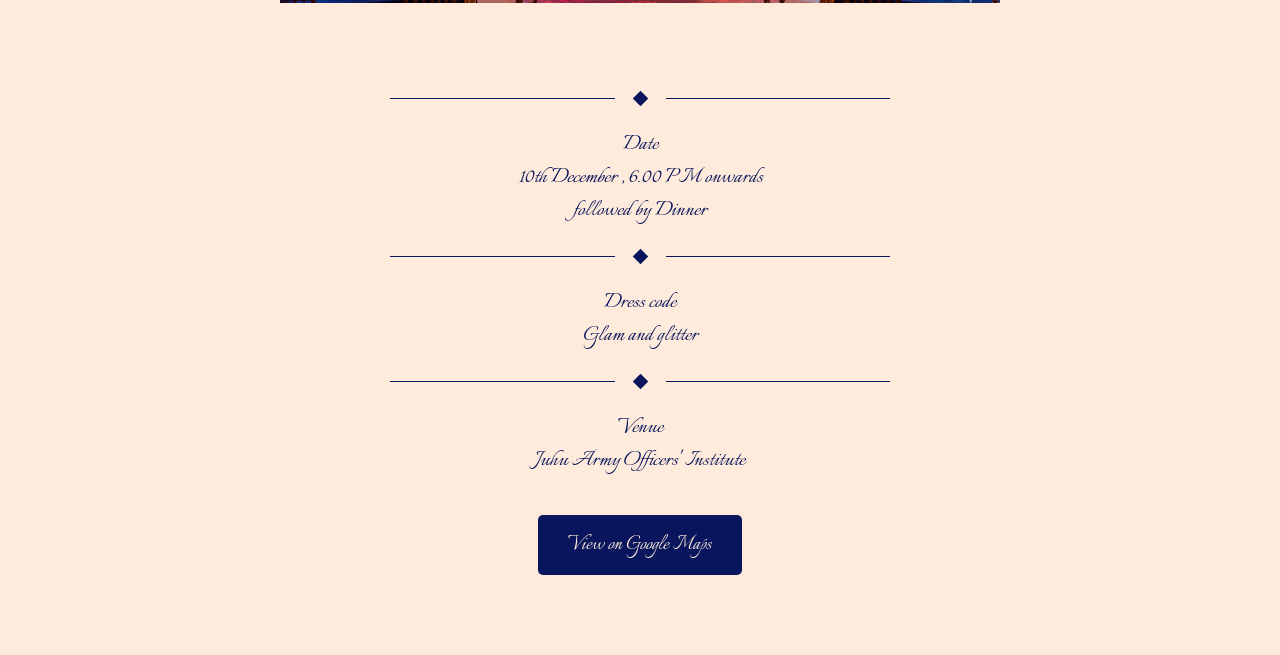
<file: engagement.html>
<!DOCTYPE html>
<html lang="en">
<head>
<meta charset="UTF-8">
<meta name="viewport" content="width=device-width, initial-scale=1">
<title>Paresh and Neha – Wedding Invitation</title>
<link rel="preconnect" href="https://fonts.googleapis.com">
<link rel="preconnect" href="https://fonts.gstatic.com" crossorigin>
<link href="https://fonts.googleapis.com/css2?family=Italianno&family=Rasa:wght@400;500&display=swap" rel="stylesheet">
<link rel="stylesheet" href="styles.css">
</head>

<body>
    <header class="hero eng">
        <!-- Swap the gradient below for your photo: set --hero-image in styles.css -->
        <div class="hero-bg"></div>
        <!-- <div class="hero-overlay"></div> -->
        <div class="hero-content">
            <p class="hero-sub mb-5">Engagement: <br/>The Melodies of Love</h1>
            <h1 class="mb-5">Paresh & Neha</h1>
            <p class="hero-sub mb-5">Step up the Energy, Set the Stage on Fire, <BR/>An electric Sangeet ki raat we all desire!</p>
        </div>
        <div class="scroll-hint">Scroll for more<span>▾</span></div>
    </header>
    <main class="engage">
        <section class="top">
            <h1 class="hero-sub">Engagement : The Melodies of Love</h1>
            <div class="divider mb-3"><i></i></div>
            <p class="subheading">Soulful Sufi melodies to touch the heart, Followed by DJ beats to let the party start!</p>
            <div class="placeholder" aria-hidden="true"></div> 
            <div class="divider mb-3"><i></i></div>
            <h4>Date<br/>10th December , 6.00 PM onwards<br/>followed by Dinner</h4>
            <div class="divider mb-3"><i></i></div>
            <p>Dress code<br/>Glam and glitter</p>
            <div class="divider mb-3"><i></i></div>
            <p>Venue<br/>Juhu Army Officers' Institute</p>
            <a class="btn" href="https://maps.google.com/?q=Juhu+Army+Officers+Club+Mumbai" target="_blank" rel="noopener">View on Google Maps</a>
        </section>
    </main>
</body>
</html>
</file>
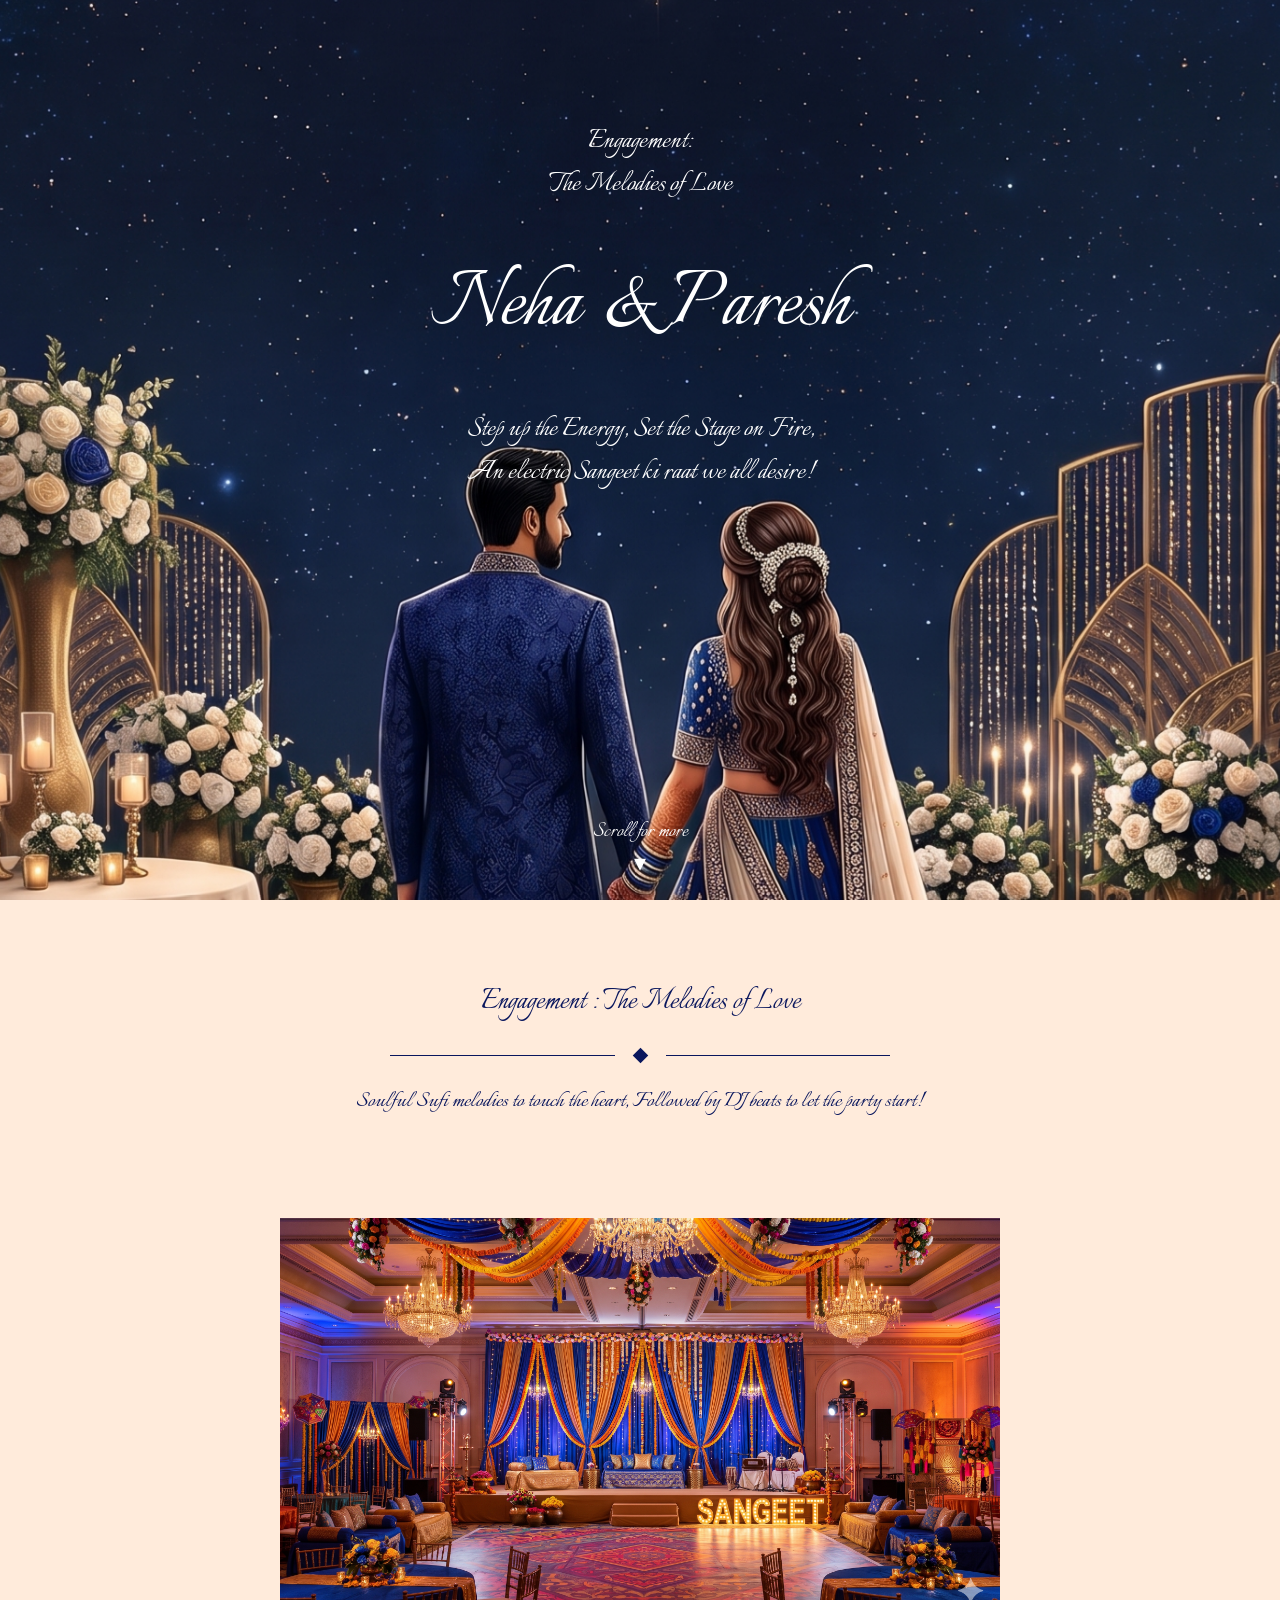
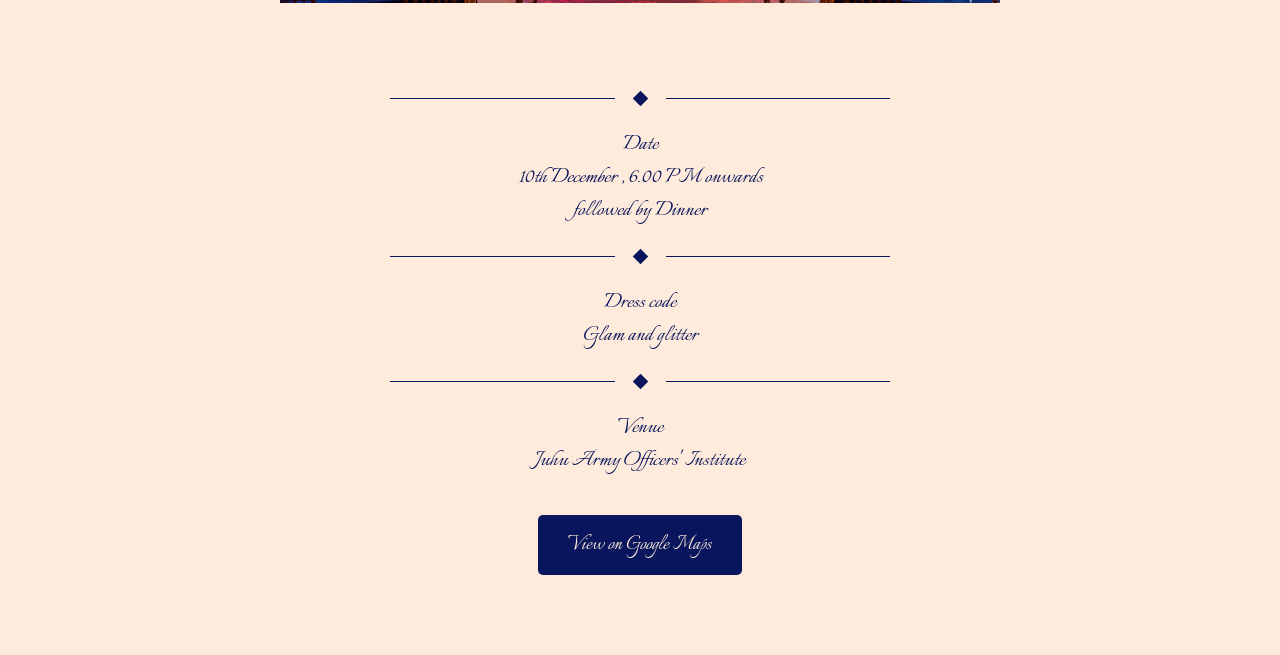
<file: engagement_v2.html>
<!DOCTYPE html>
<html lang="en">
<head>
<meta charset="UTF-8">
<meta name="viewport" content="width=device-width, initial-scale=1">
<title>Paresh and Neha – Wedding Invitation</title>
<link rel="preconnect" href="https://fonts.googleapis.com">
<link rel="preconnect" href="https://fonts.gstatic.com" crossorigin>
<link href="https://fonts.googleapis.com/css2?family=Italianno&family=Rasa:wght@400;500&display=swap" rel="stylesheet">
<link rel="stylesheet" href="styles.css">
</head>

<body>
    <header class="hero eng">
        <!-- Swap the gradient below for your photo: set --hero-image in styles.css -->
        <div class="hero-bg"></div>
        <!-- <div class="hero-overlay"></div> -->
        <div class="hero-content">
            <p class="hero-sub mb-5">Engagement: <br/>The Melodies of Love</h1>
            <h1 class="mb-5">Neha & Paresh</h1>
            <p class="hero-sub mb-5">Step up the Energy, Set the Stage on Fire, <BR/>An electric Sangeet ki raat we all desire!</p>
        </div>
        <div class="scroll-hint">Scroll for more<span>▾</span></div>
    </header>
    <main class="engage">
        <section class="top">
            <h1 class="hero-sub">Engagement : The Melodies of Love</h1>
            <div class="divider mb-3"><i></i></div>
            <p class="subheading">Soulful Sufi melodies to touch the heart, Followed by DJ beats to let the party start!</p>
            <div class="placeholder" aria-hidden="true"></div> 
            <div class="divider mb-3"><i></i></div>
            <h4>Date<br/>10th December , 6.00 PM onwards<br/>followed by Dinner</h4>
            <div class="divider mb-3"><i></i></div>
            <p>Dress code<br/>Glam and glitter</p>
            <div class="divider mb-3"><i></i></div>
            <p>Venue<br/>Juhu Army Officers' Institute</p>
            <a class="btn" href="https://maps.google.com/?q=Juhu+Army+Officers+Club+Mumbai" target="_blank" rel="noopener">View on Google Maps</a>
        </section>
    </main>
</body>
</html>
</file>
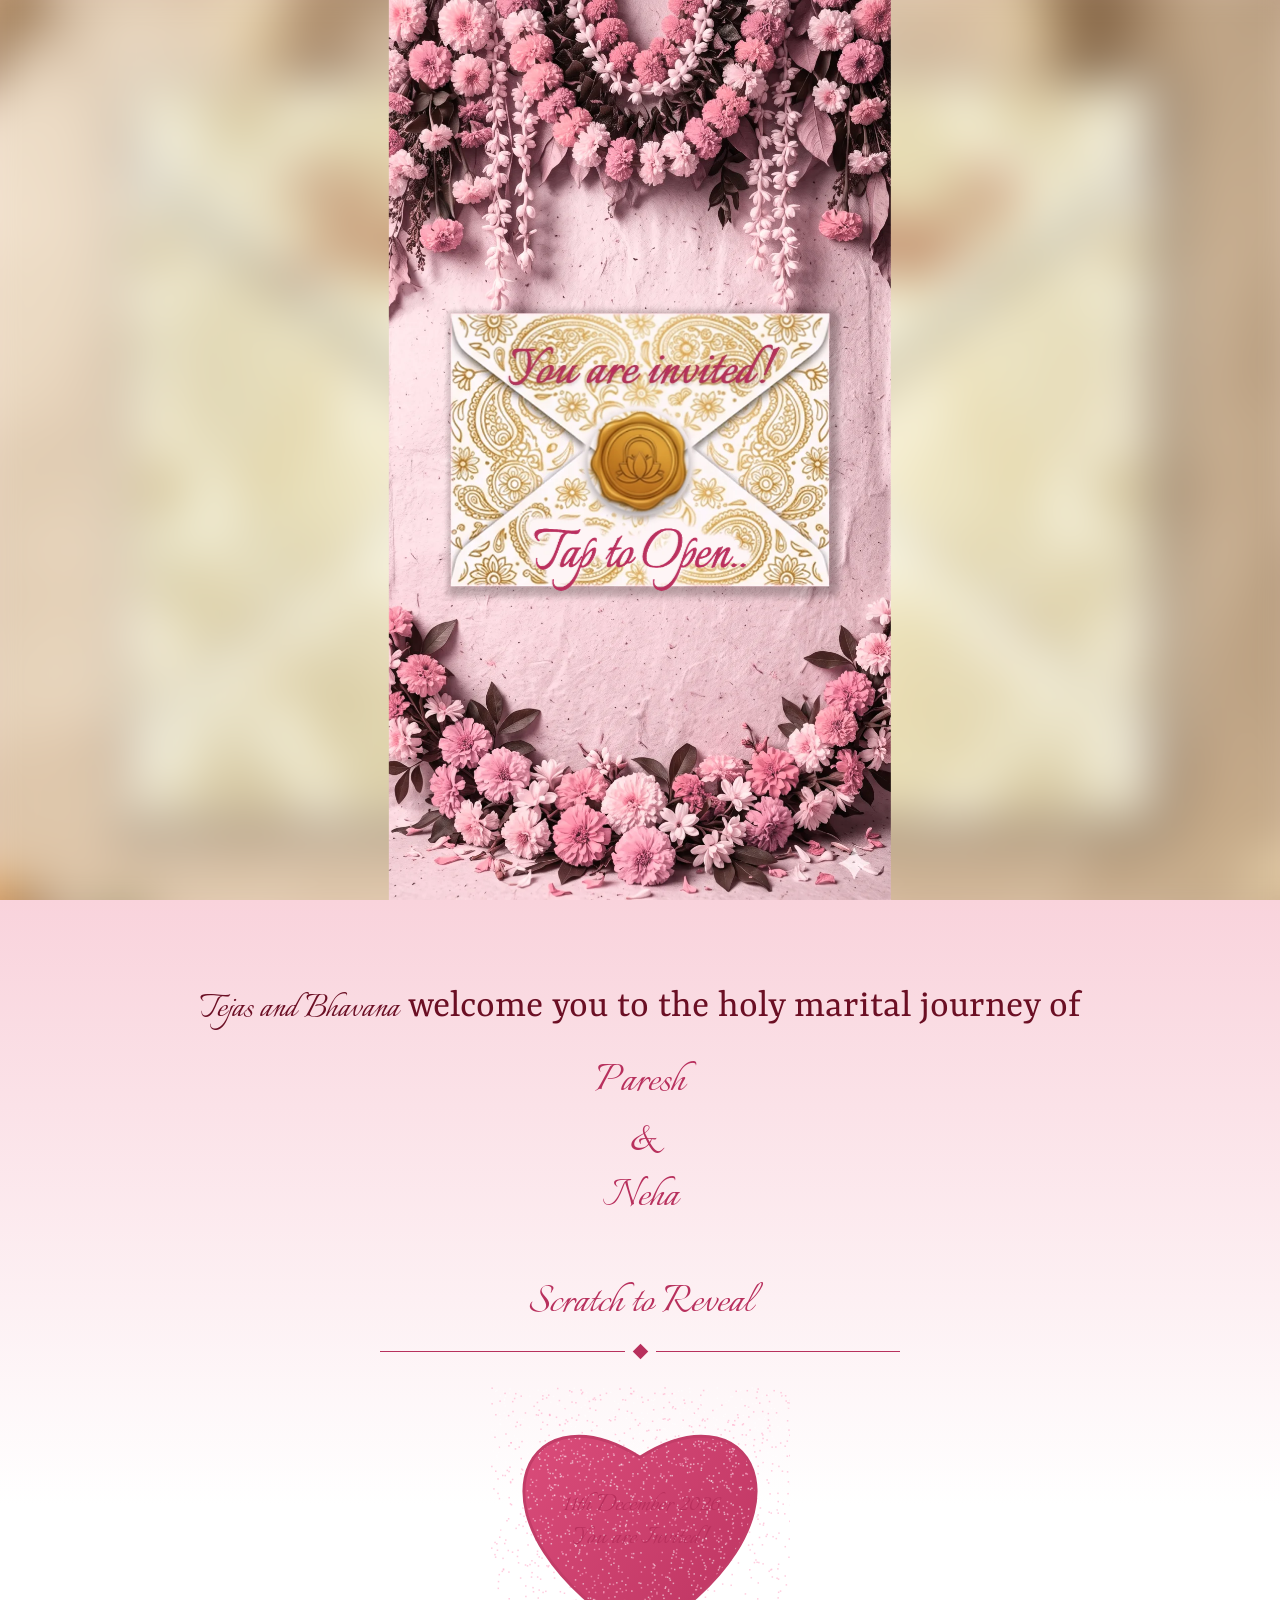
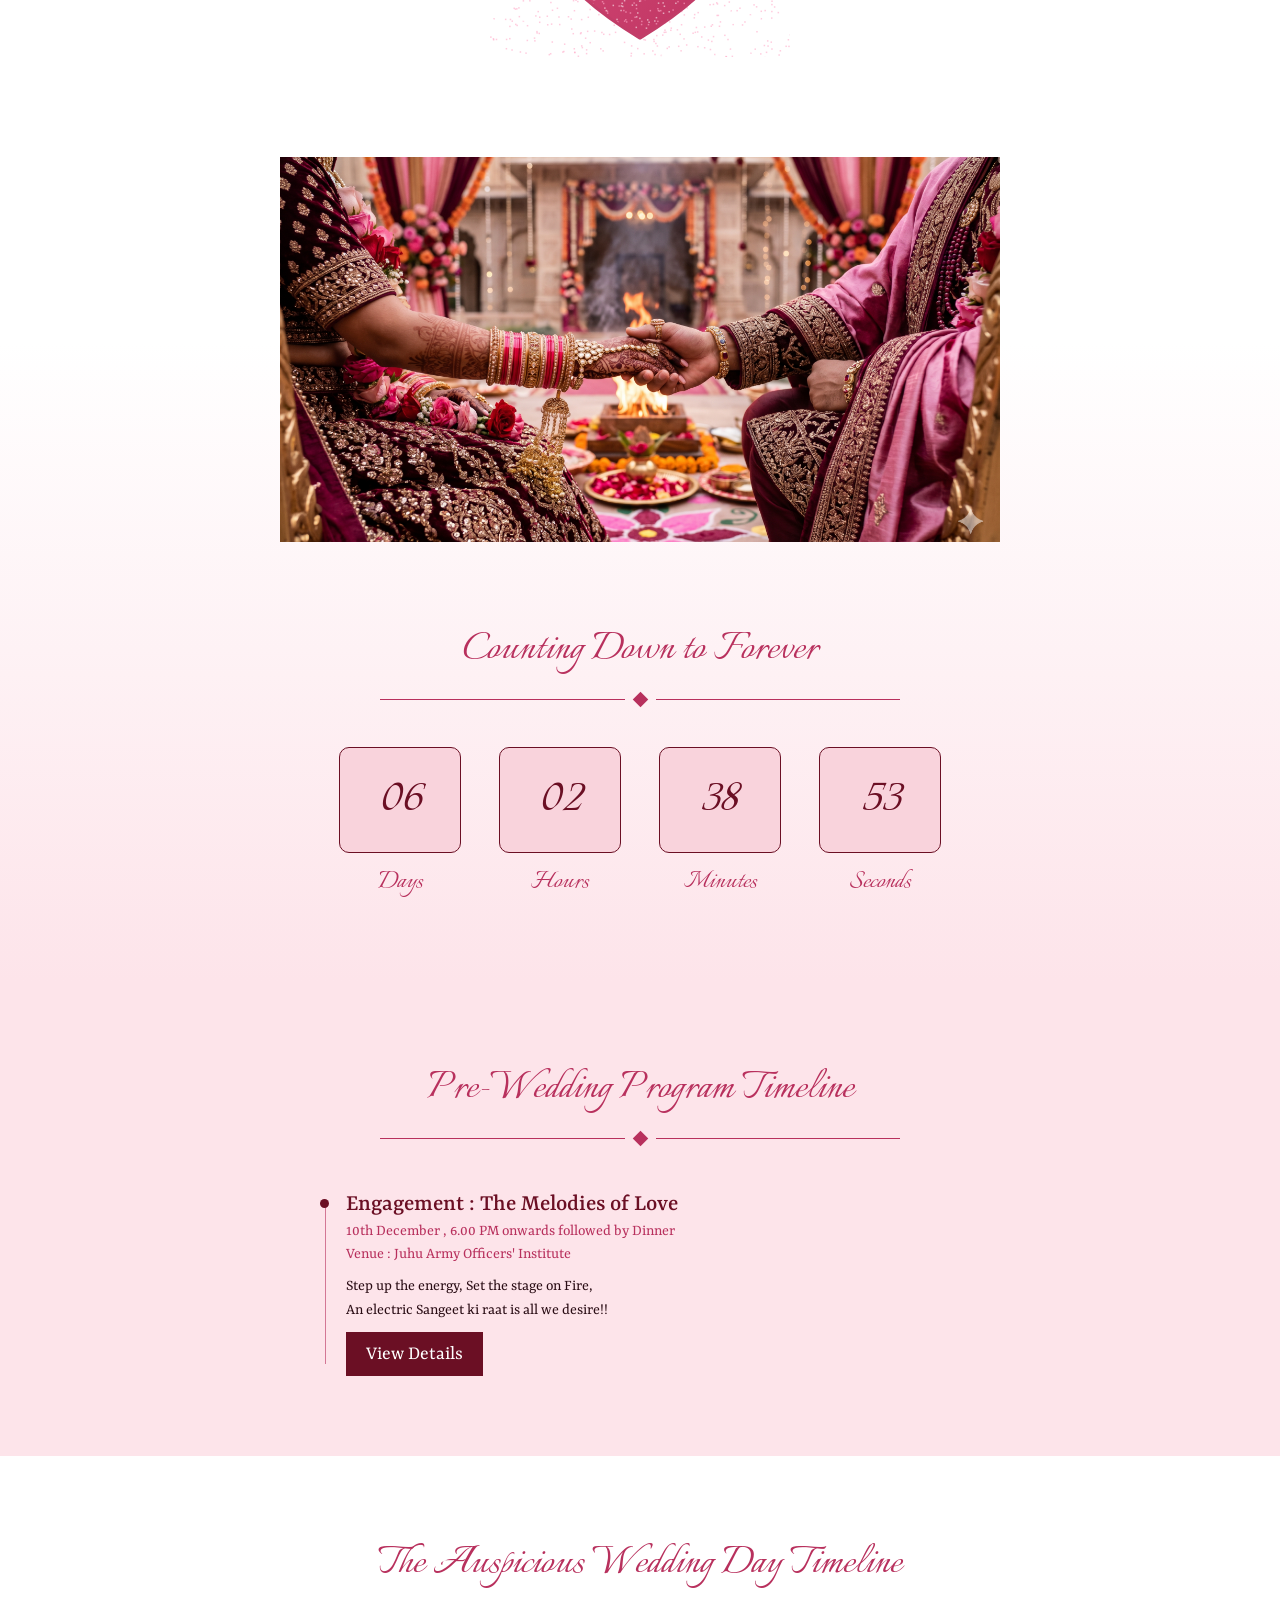
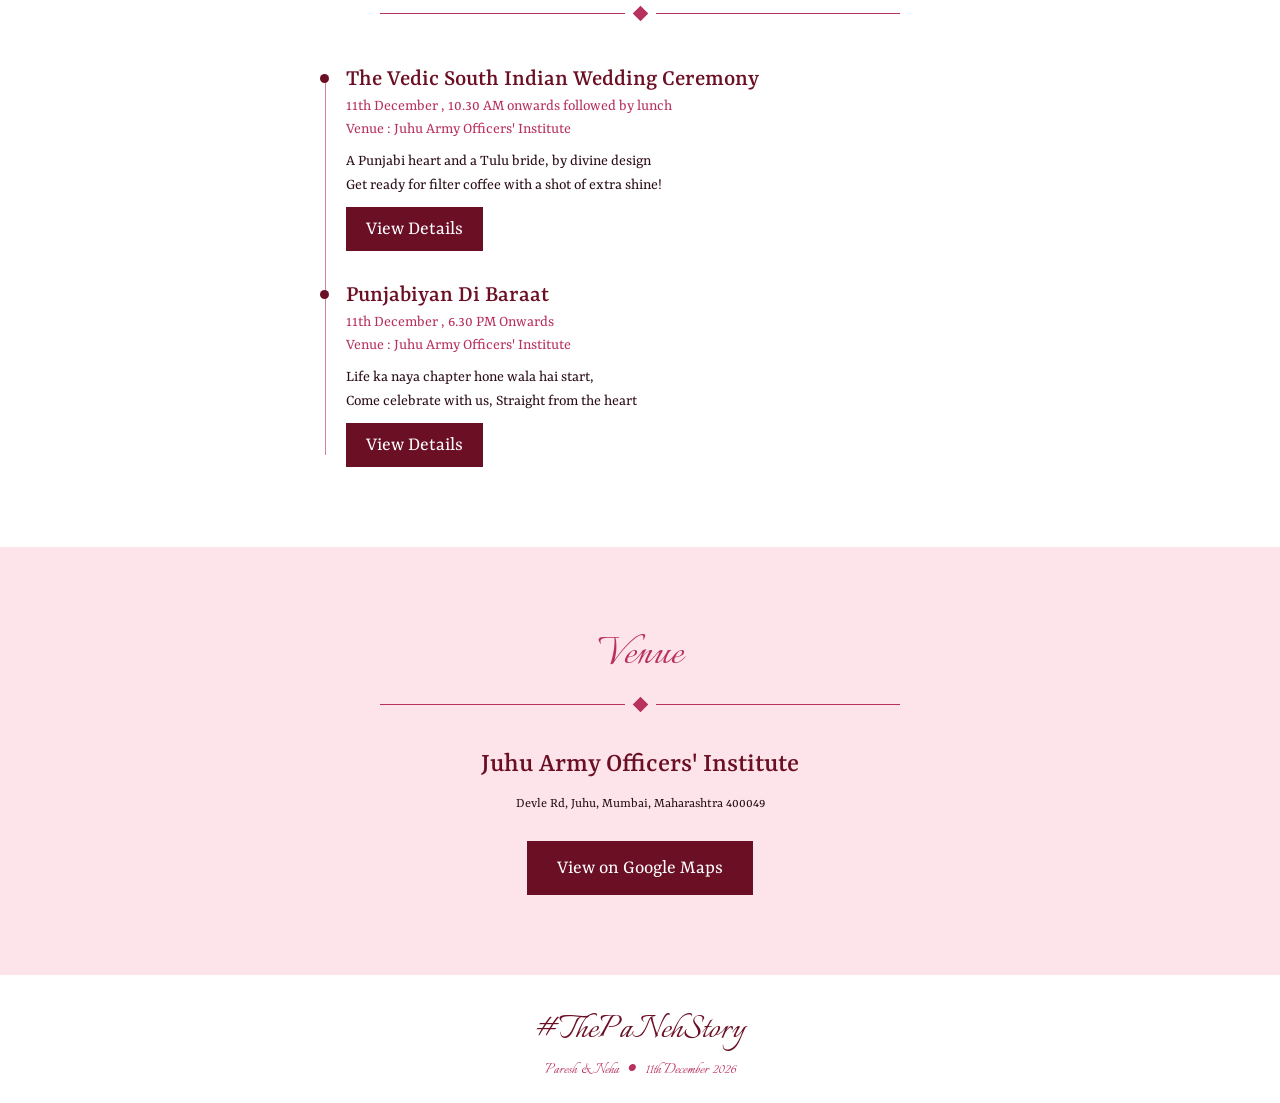
<file: indexOne.html>
<!DOCTYPE html>
<html lang="en">
<head>
<meta charset="UTF-8">
<meta name="viewport" content="width=device-width, initial-scale=1">
<title>Paresh and Neha – Wedding Invitation</title>
<link rel="preconnect" href="https://fonts.googleapis.com">
<link rel="preconnect" href="https://fonts.gstatic.com" crossorigin>
<link href="https://fonts.googleapis.com/css2?family=Italianno&family=Rasa:wght@400;500&display=swap" rel="stylesheet">
<link rel="stylesheet" href="styles.css">
</head>
<body class="locked">

  <div id="stage" class="stage">
  <div class="frame">
    <button class="env" id="env">
      <div class="inside"></div>
      <div class="card"><b>Paresh &amp; Neha</b><i>are getting married</i></div>
      <div class="pocket slice"></div>
      <div class="flap"><div class="slice"></div><div class="bk"></div></div>
      <div class="seal"></div>
      <div class="tap"></div>
    </button>
  </div>
</div>

<section id="site" class="top-header">
  <img src="./Ganesh.png">
  <p class="hero-sub">With the blessings of Late Shri Laxminarayan & Late Smt Savitridevi Madan, 
        Late Shri SP Malhotra & Late Smt Damyanti Malhotra, Late Shri Sumesh Madan</p>
</section>
<header class="hero">
  <!-- Swap the gradient below for your photo: set --hero-image in styles.css -->
  <div class="hero-bg"></div>
  <!-- <div class="hero-overlay"></div> -->
  <div class="hero-content">
    <p class="hero-top mb-3">We are delighted to welcome you to the wedding ceremony of</p>
    <h1>Paresh</h1>
    <p class="hero-sub mb-3">S/O Mrs Jyoti And Mr Pramod Madan</p>
    <p class="hero-sub mb-3">With</p>
    <h1>Neha</h1>
    <p class="hero-sub">D/O Late Mrs Savita and Mr Rama Poojari</p>
  </div>
  <div class="scroll-hint">Scroll for more<span>▾</span></div>
</header>

<main>
  <section class="top">
    <p class="mb-3"><span class="welcome">Tejas and Bhavana</span> welcome you to the holy marital journey of</p>
    <h2 class="title">Paresh</h2>
    <h2 class="title">&</h2>
    <h2 class="title mb-5">Neha</h2>
    <h2 class="title">Scratch to Reveal</h2>
    <div class="divider"><i></i></div>

    <div class="scratch" id="scratch">
      <div class="scratch-under">11th December 2026<br/>You are Invited!</div>
      <canvas id="heart" width="300" height="270"></canvas>
      <div class="scratch" id="scratch">
        <div class="scratch-under">11th December 2026<br/>You are Invited!</div>
        <canvas id="heart" width="300" height="270"></canvas>

        <svg class="heart-outline" viewBox="0 0 300 270" aria-hidden="true">
          <path d="M150 251.1 C-36 140.4, 30 -5.4, 150 70.2 C270 -5.4, 336 140.4, 150 251.1 Z"/>
        </svg>
      </div>
    </div>

    <div class="placeholder" aria-hidden="true"></div> 

    <h2 class="title">Counting Down to Forever</h2>
    <div class="divider"><i></i></div>
    <div class="countdown">
      <div><b id="d">00</b><span>Days</span></div>
      <div><b id="h">00</b><span>Hours</span></div>
      <div><b id="m">00</b><span>Minutes</span></div>
      <div><b id="s">00</b><span>Seconds</span></div>
    </div>
  </section>

  <section class="pre">
    <h2 class="title">Pre-Wedding Program Timeline</h2>
    <div class="divider"><i></i></div>
    <ul class="timeline">
      <!-- <li><h3>Mata ki Chowki</h3><small>27th November 2026, 6.30 PM onwards followed by Prasad and Dinner</small><small>Venue : The Classique Club, Shastri Nagar Andheri West</small><p>Join us for an evening of prayers, song and dance as we seek the Divine blessings of Mata Rani to commence the wedding celebrations</p><a class="btn btn-sm" href="chowki.html">View Details</a></li> -->
      <!-- <li><h3>Jashn-e- Mehendi </h3><small>9th December 2026 , 5.00 PM onwards</small><small>Venue : Ramee Guestline Hotel Juhu </small><p>Join us for an evening full of <br/>Gupshup & Giggles <br/>Dhol & Dance <br/>Henna & Hues</p></li> -->
      <!-- <li><h3>Haldi : The Golden Gala</h3><small>10th December ,  10.00 AM onwards followed by Lunch</small><small>Venue : Juhu Army Officers' Institute</small><p>Shades of Saffron, Hearts of Gold <br/>A New Chapter is about to unfold</p></li> -->
      <li><h3>Engagement : The Melodies of Love </h3><small>10th December , 6.00 PM  onwards followed by Dinner</small><small>Venue : Juhu Army Officers' Institute</small><p>Step up the energy, Set the stage on Fire, <br/>An electric Sangeet ki raat is all we desire!!</p><a class="btn btn-sm" href="engagement.html">View Details</a></li>
    </ul>
  </section> 

  <section class="day">
    <h2 class="title">The Auspicious Wedding Day Timeline</h2>
    <div class="divider"><i></i></div>
    <ul class="timeline">
      <li><h3>The Vedic South Indian Wedding Ceremony</h3><small>11th December , 10.30 AM onwards followed by lunch </small><small>Venue : Juhu Army Officers' Institute</small><p>A Punjabi heart and a Tulu bride, by divine design<br/>Get ready for filter coffee with a shot of extra shine!</p><a class="btn btn-sm" href="wedding.html">View Details</a></li>
      <!-- <li><h3>Sehra Bandhi</h3><small>9th December 2026, 6 pm</small><small>Venue : Juhu Army Officers Club</small><p>Lorem Ipsum is simply dummy text of the printing and typesetting industry. Lorem Ipsum has been the industry's standard dummy text ever since 1966.</p></li> -->
      <li><h3>Punjabiyan Di Baraat</h3><small>11th December , 6.30 PM Onwards</small><small>Venue : Juhu Army Officers' Institute </small><p>Life ka naya chapter hone wala hai start,<br/>Come celebrate with us, Straight from the heart</p><a class="btn btn-sm" href="baraat.html">View Details</a></li>
    </ul>
  </section>

  <section class="venue">
    <h2 class="title">Venue</h2>
    <div class="divider"><i></i></div>
    <h3>Juhu Army Officers' Institute</h3>
    <p>Devle Rd, Juhu, Mumbai, Maharashtra 400049</p>
    <a class="btn" href="https://maps.google.com/?q=Juhu+Army+Officers+Club+Mumbai" target="_blank" rel="noopener">View on Google Maps</a>
  </section>

  <!-- <section class="transport">
    <h2 class="title">Transportation</h2>
    <div class="divider"><i></i></div>
    <p>Lorem Ipsum is simply dummy text of the printing and typesetting industry. Lorem Ipsum has been the industry's standard dummy text ever since 1966.</p>
  </section> -->
</main>

<footer>
  <h2>#ThePaNehStory</h2>
  <p>Paresh &amp; Neha &nbsp;&nbsp;•&nbsp;&nbsp; 11th December 2026</p>
</footer>

<script>
/* Countdown */
const target = new Date('2026-12-11T00:00:00+05:30').getTime();
const pad = n => String(n).padStart(2, '0');
function tick(){
  let t = Math.max(0, target - Date.now());
  const d = Math.floor(t/864e5); t %= 864e5;
  const h = Math.floor(t/36e5);  t %= 36e5;
  const m = Math.floor(t/6e4);   t %= 6e4;
  const s = Math.floor(t/1e3);
  d_.textContent = pad(d); h_.textContent = pad(h); m_.textContent = pad(m); s_.textContent = pad(s);
}
const d_=document.getElementById('d'),h_=document.getElementById('h'),m_=document.getElementById('m'),s_=document.getElementById('s');
tick(); setInterval(tick, 1000);

/* Scratch-to-reveal heart */
const c = document.getElementById('heart'), x = c.getContext('2d');
const W = c.width, H = c.height;

function heartPath(){
  x.beginPath();
  x.moveTo(W/2, H*0.93);
  x.bezierCurveTo(-W*0.12, H*0.52, W*0.1, -H*0.02, W/2, H*0.26);
  x.bezierCurveTo(W*0.9, -H*0.02, W*1.12, H*0.52, W/2, H*0.93);
  x.closePath();
}

const g = x.createLinearGradient(0,0,W,H);
g.addColorStop(0,'#e0517f'); g.addColorStop(1,'#b8305d');
heartPath(); x.fillStyle = g; x.fill();
// x.lineWidth = 5; x.strokeStyle = '#c23d68'; x.stroke();

for(let i=0;i<2200;i++){            /* glitter */
  const px=Math.random()*W, py=Math.random()*H;
  x.fillStyle = Math.random()>.5 ? 'rgba(255,255,255,.55)' : 'rgba(255,170,200,.6)';
  x.fillRect(px,py,1.5,1.5);
}

let down=false;

// Configurable scratch stroke radius
const SCRATCH_RADIUS = 50; // Increase or decrease this value as needed (original was 20)

function scratch(e){
  if(!down) return;
  const r=c.getBoundingClientRect(), p=e.touches?e.touches[0]:e;
  x.globalCompositeOperation='destination-out';
  x.beginPath();
  x.arc((p.clientX-r.left)*W/r.width, (p.clientY-r.top)*H/r.height, SCRATCH_RADIUS, 0, Math.PI * 2);
  x.fill();
}

const wrap = document.getElementById('scratch');
wrap.addEventListener('pointerdown', e => { down = true; wrap.setPointerCapture(e.pointerId); scratch(e); });
wrap.addEventListener('pointermove', scratch);
['pointerup','pointercancel','pointerleave'].forEach(ev =>
  wrap.addEventListener(ev, () => down = false)
);

(function(){
  var stage=document.getElementById('stage'),env=document.getElementById('env'),site=document.getElementById('site'),done=false;
  function open(){
    if(done)return;done=true;env.classList.add('open');
    setTimeout(function(){env.classList.add('flipped')},750);
    setTimeout(function(){
      stage.classList.add('gone');site.classList.add('show');site.removeAttribute('aria-hidden');
      document.body.classList.remove('locked');window.scrollTo(0,0);
    },2800);
  }
  stage.addEventListener('click',open);
})();
</script>
</body>
</html>
</file>
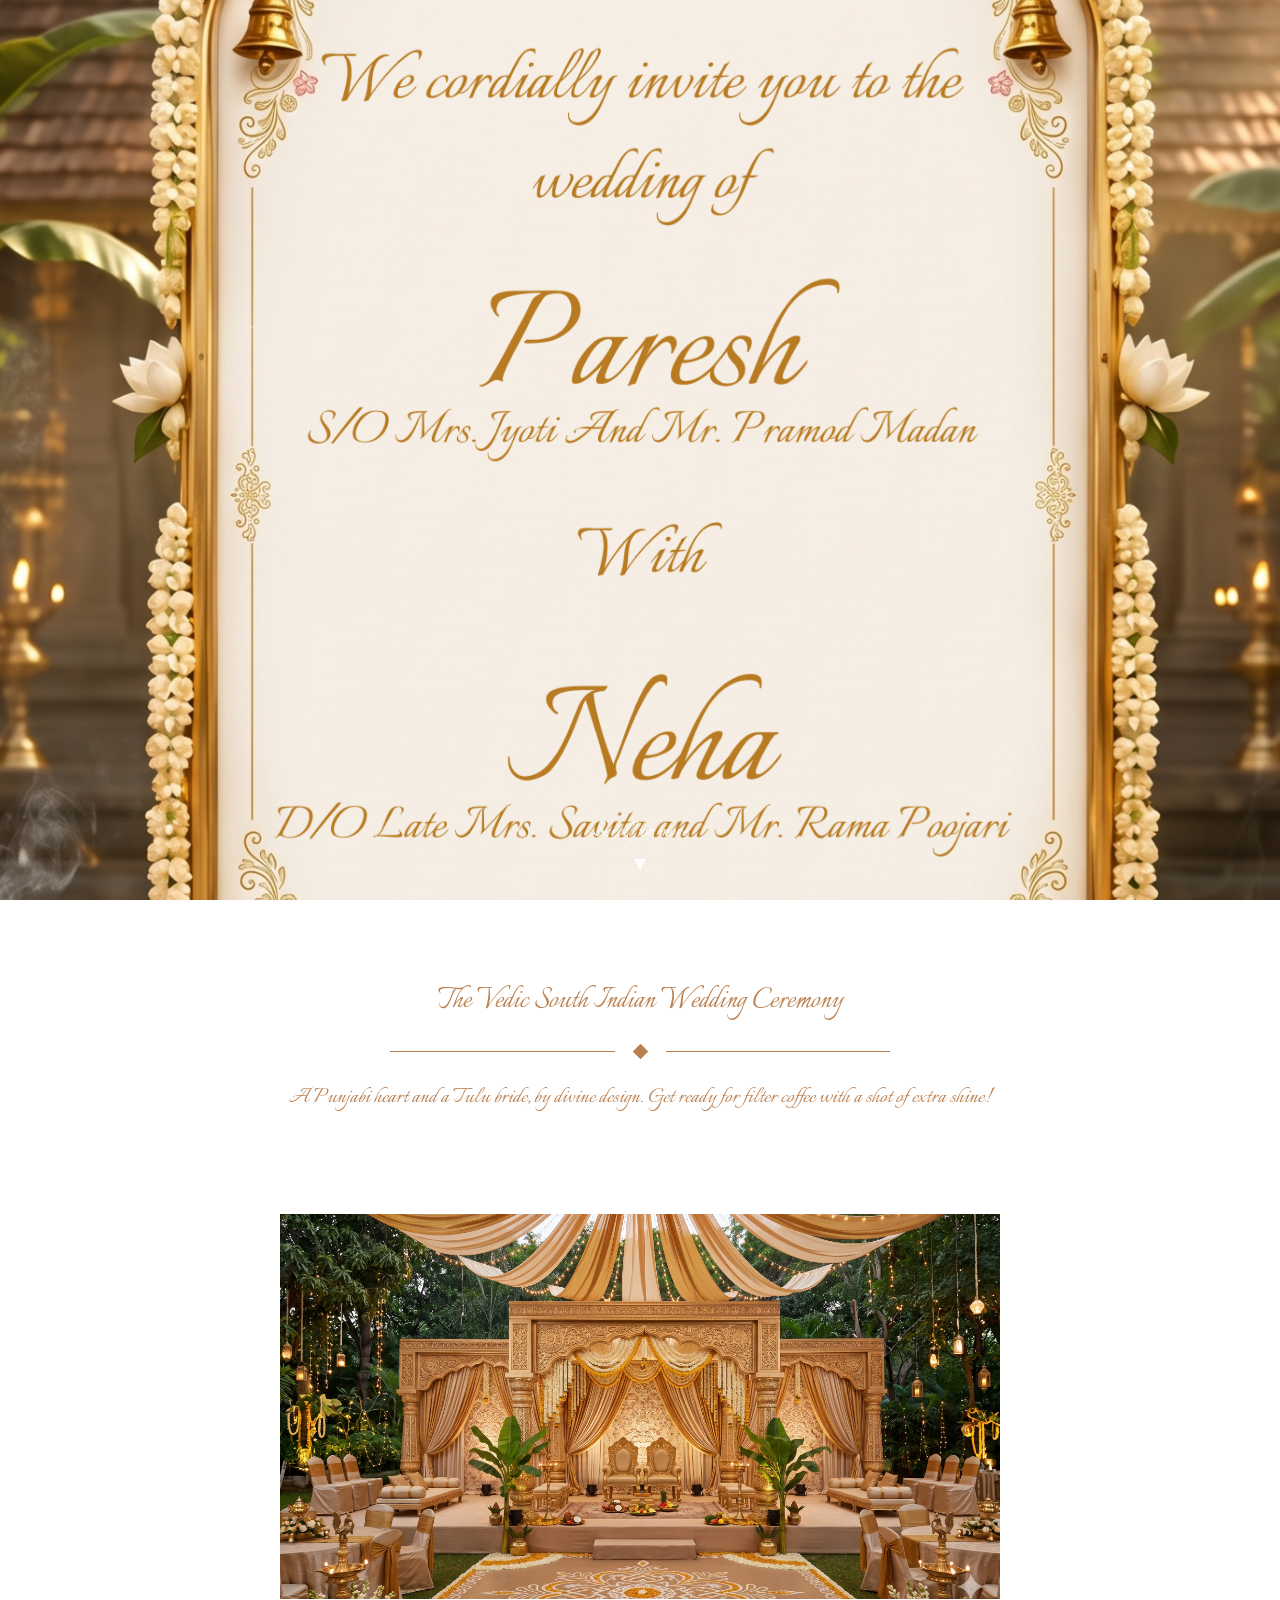
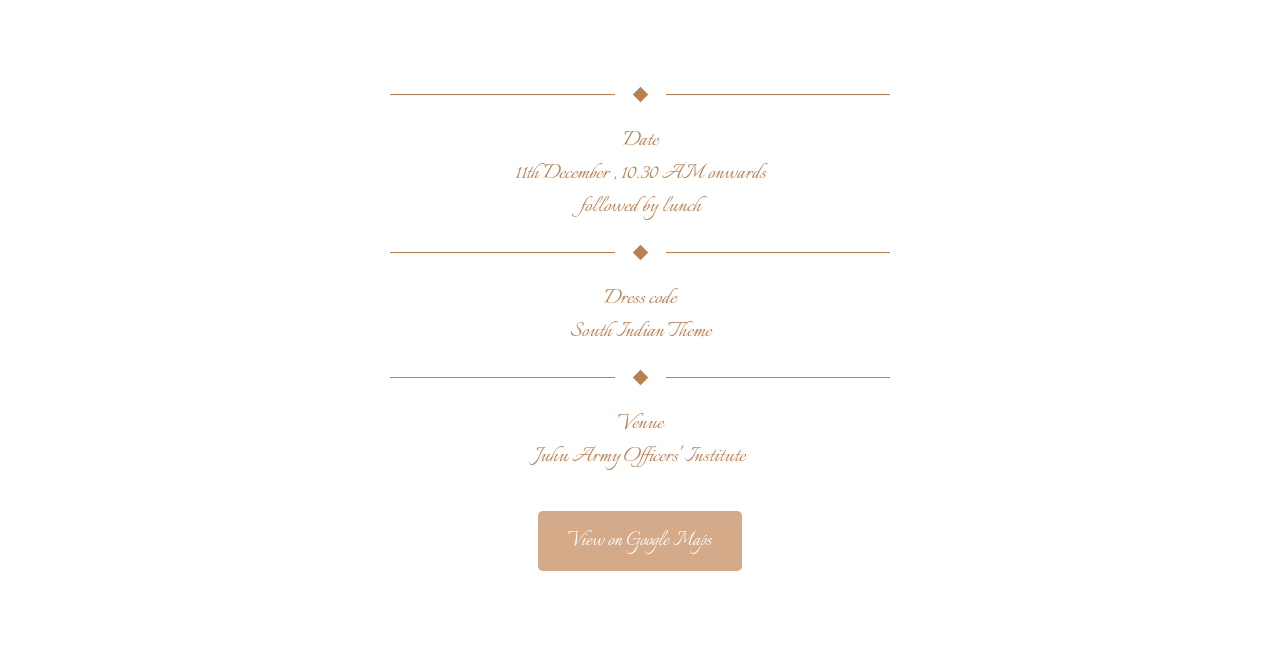
<file: wedding.html>
<!DOCTYPE html>
<html lang="en">
<head>
<meta charset="UTF-8">
<meta name="viewport" content="width=device-width, initial-scale=1">
<title>Paresh and Neha – Wedding Invitation</title>
<link rel="preconnect" href="https://fonts.googleapis.com">
<link rel="preconnect" href="https://fonts.gstatic.com" crossorigin>
<link href="https://fonts.googleapis.com/css2?family=Italianno&family=Rasa:wght@400;500&display=swap" rel="stylesheet">
<link rel="stylesheet" href="styles.css">
</head>

<body>
    <header class="hero wed">
        <!-- Swap the gradient below for your photo: set --hero-image in styles.css -->
        <div class="hero-bg"></div>
        <!-- <div class="hero-overlay"></div> -->
        <div class="hero-content">
            <!-- <p class="hero-sub">With blessings of Maa Durga, we invite you to join us for an evening of devotion, music and divine grace.</p> -->
        </div>
        <div class="scroll-hint">Scroll for more<span>▾</span></div>
    </header>
    <main class="wedding">
        <section class="top">
            <h1>The Vedic South Indian Wedding Ceremony</h1>
            <div class="divider mb-3"><i></i></div>
            <p class="subheading">A Punjabi heart and a Tulu bride, by divine design. Get ready for filter coffee with a shot of extra shine!</p>
            <div class="placeholder" aria-hidden="true"></div> 
            <div class="divider mb-3"><i></i></div>
            <h4>Date<br/>11th December , 10.30 AM onwards<br/>followed by lunch</h4>
            <div class="divider mb-3"><i></i></div> 
            <p>Dress code<br/>South Indian Theme</p>
            <div class="divider mb-3"><i></i></div>
            <p>Venue<br/>Juhu Army Officers' Institute</p>
            <a class="btn" href="https://maps.google.com/?q=Juhu+Army+Officers+Club+Mumbai" target="_blank" rel="noopener">View on Google Maps</a>
        </section>
    </main>
</body>
</html>
</file>
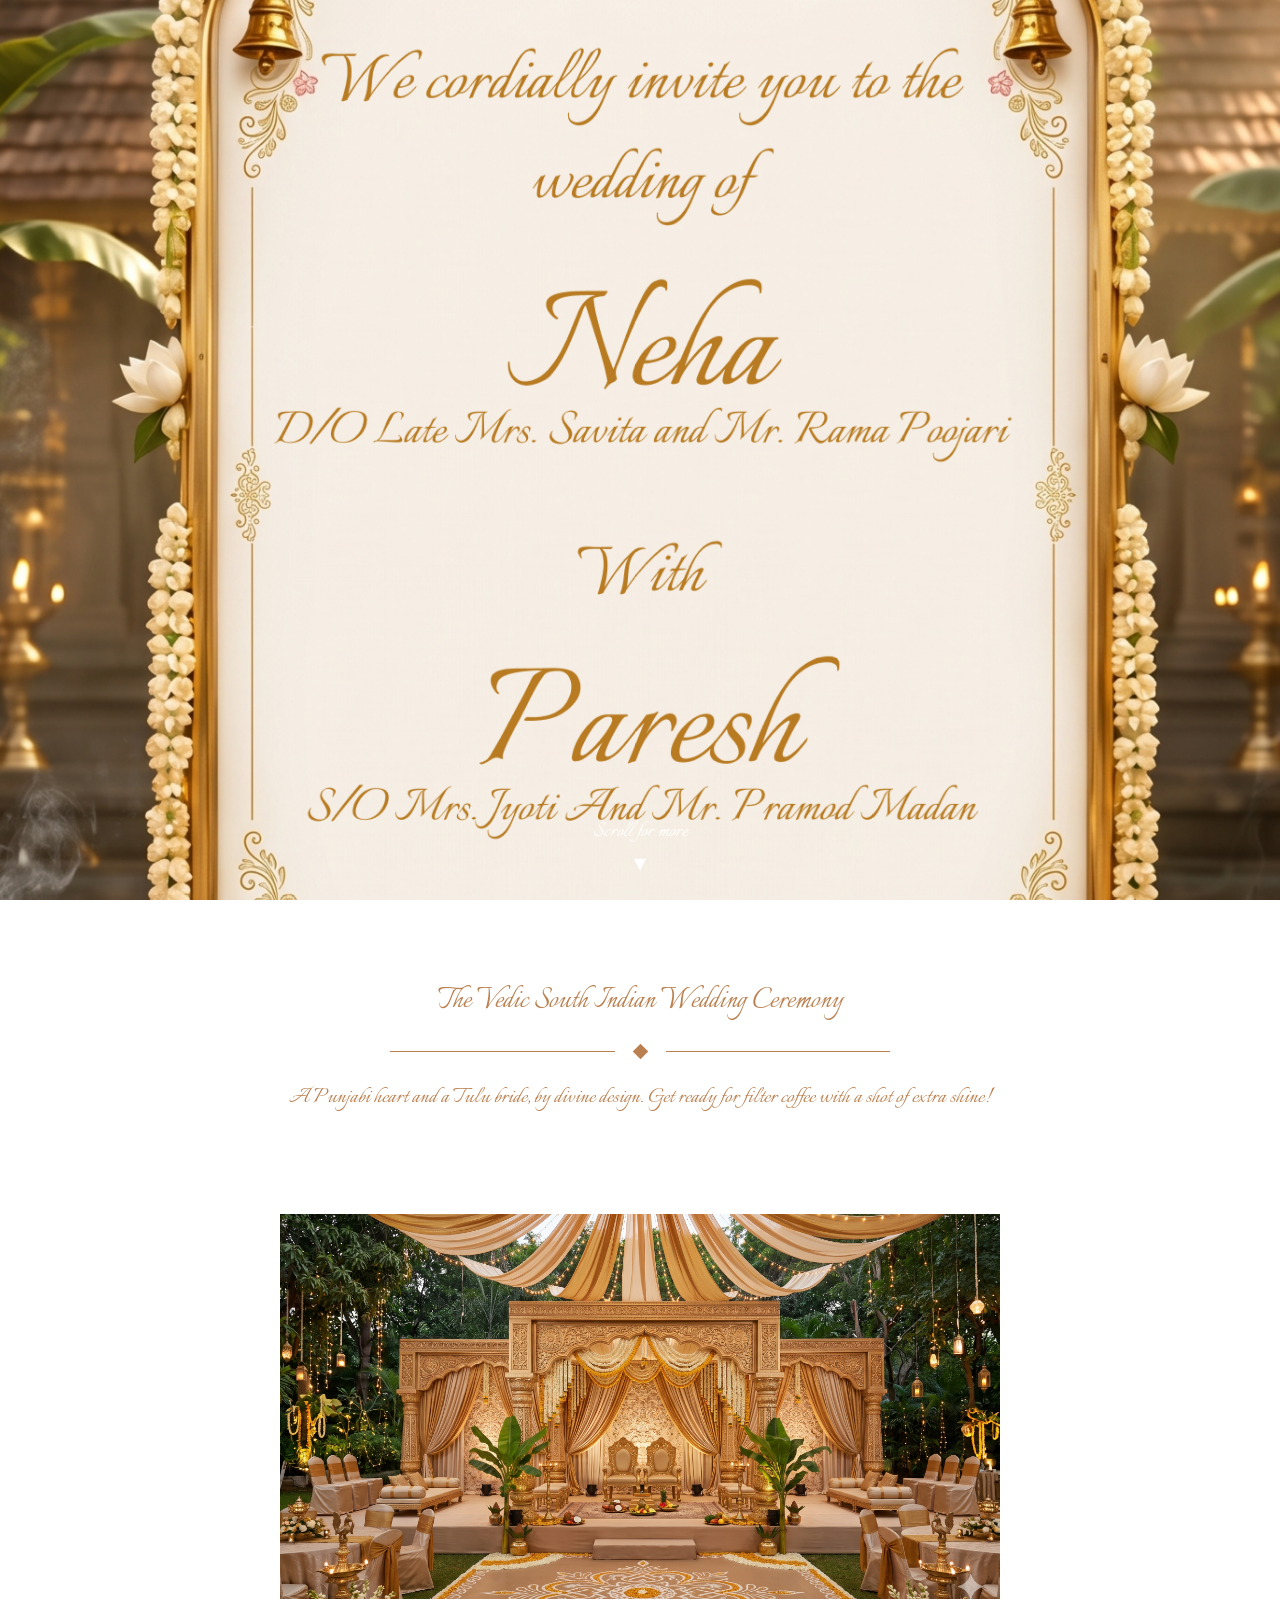
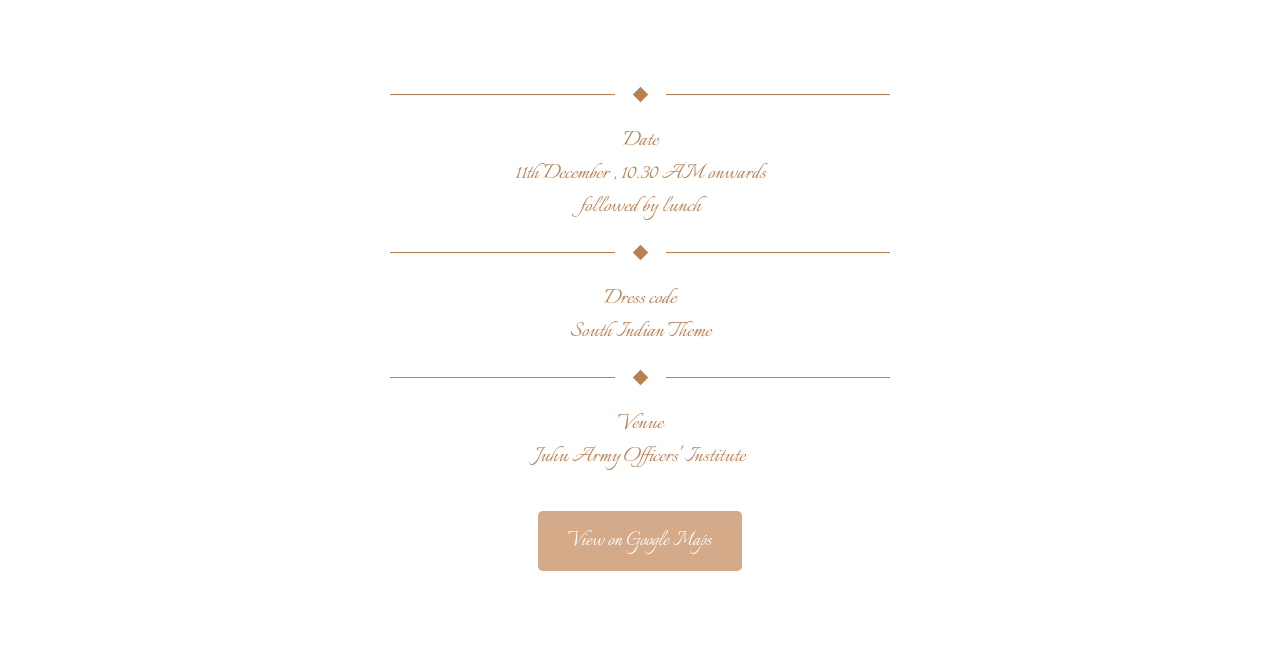
<file: wedding_v2.html>
<!DOCTYPE html>
<html lang="en">
<head>
<meta charset="UTF-8">
<meta name="viewport" content="width=device-width, initial-scale=1">
<title>Paresh and Neha – Wedding Invitation</title>
<link rel="preconnect" href="https://fonts.googleapis.com">
<link rel="preconnect" href="https://fonts.gstatic.com" crossorigin>
<link href="https://fonts.googleapis.com/css2?family=Italianno&family=Rasa:wght@400;500&display=swap" rel="stylesheet">
<link rel="stylesheet" href="styles.css">
</head>

<body>
    <header class="hero wed">
        <!-- Swap the gradient below for your photo: set --hero-image in styles.css -->
        <div class="hero-bg bride"></div>
        <!-- <div class="hero-overlay"></div> -->
        <div class="hero-content">
            <!-- <p class="hero-sub">With blessings of Maa Durga, we invite you to join us for an evening of devotion, music and divine grace.</p> -->
        </div>
        <div class="scroll-hint">Scroll for more<span>▾</span></div>
    </header>
    <main class="wedding">
        <section class="top">
            <h1>The Vedic South Indian Wedding Ceremony</h1>
            <div class="divider mb-3"><i></i></div>
            <p class="subheading">A Punjabi heart and a Tulu bride, by divine design. Get ready for filter coffee with a shot of extra shine!</p>
            <div class="placeholder" aria-hidden="true"></div> 
            <div class="divider mb-3"><i></i></div>
            <h4>Date<br/>11th December , 10.30 AM onwards<br/>followed by lunch</h4>
            <div class="divider mb-3"><i></i></div> 
            <p>Dress code<br/>South Indian Theme</p>
            <div class="divider mb-3"><i></i></div>
            <p>Venue<br/>Juhu Army Officers' Institute</p>
            <a class="btn" href="https://maps.google.com/?q=Juhu+Army+Officers+Club+Mumbai" target="_blank" rel="noopener">View on Google Maps</a>
        </section>
    </main>
</body>
</html>
</file>
